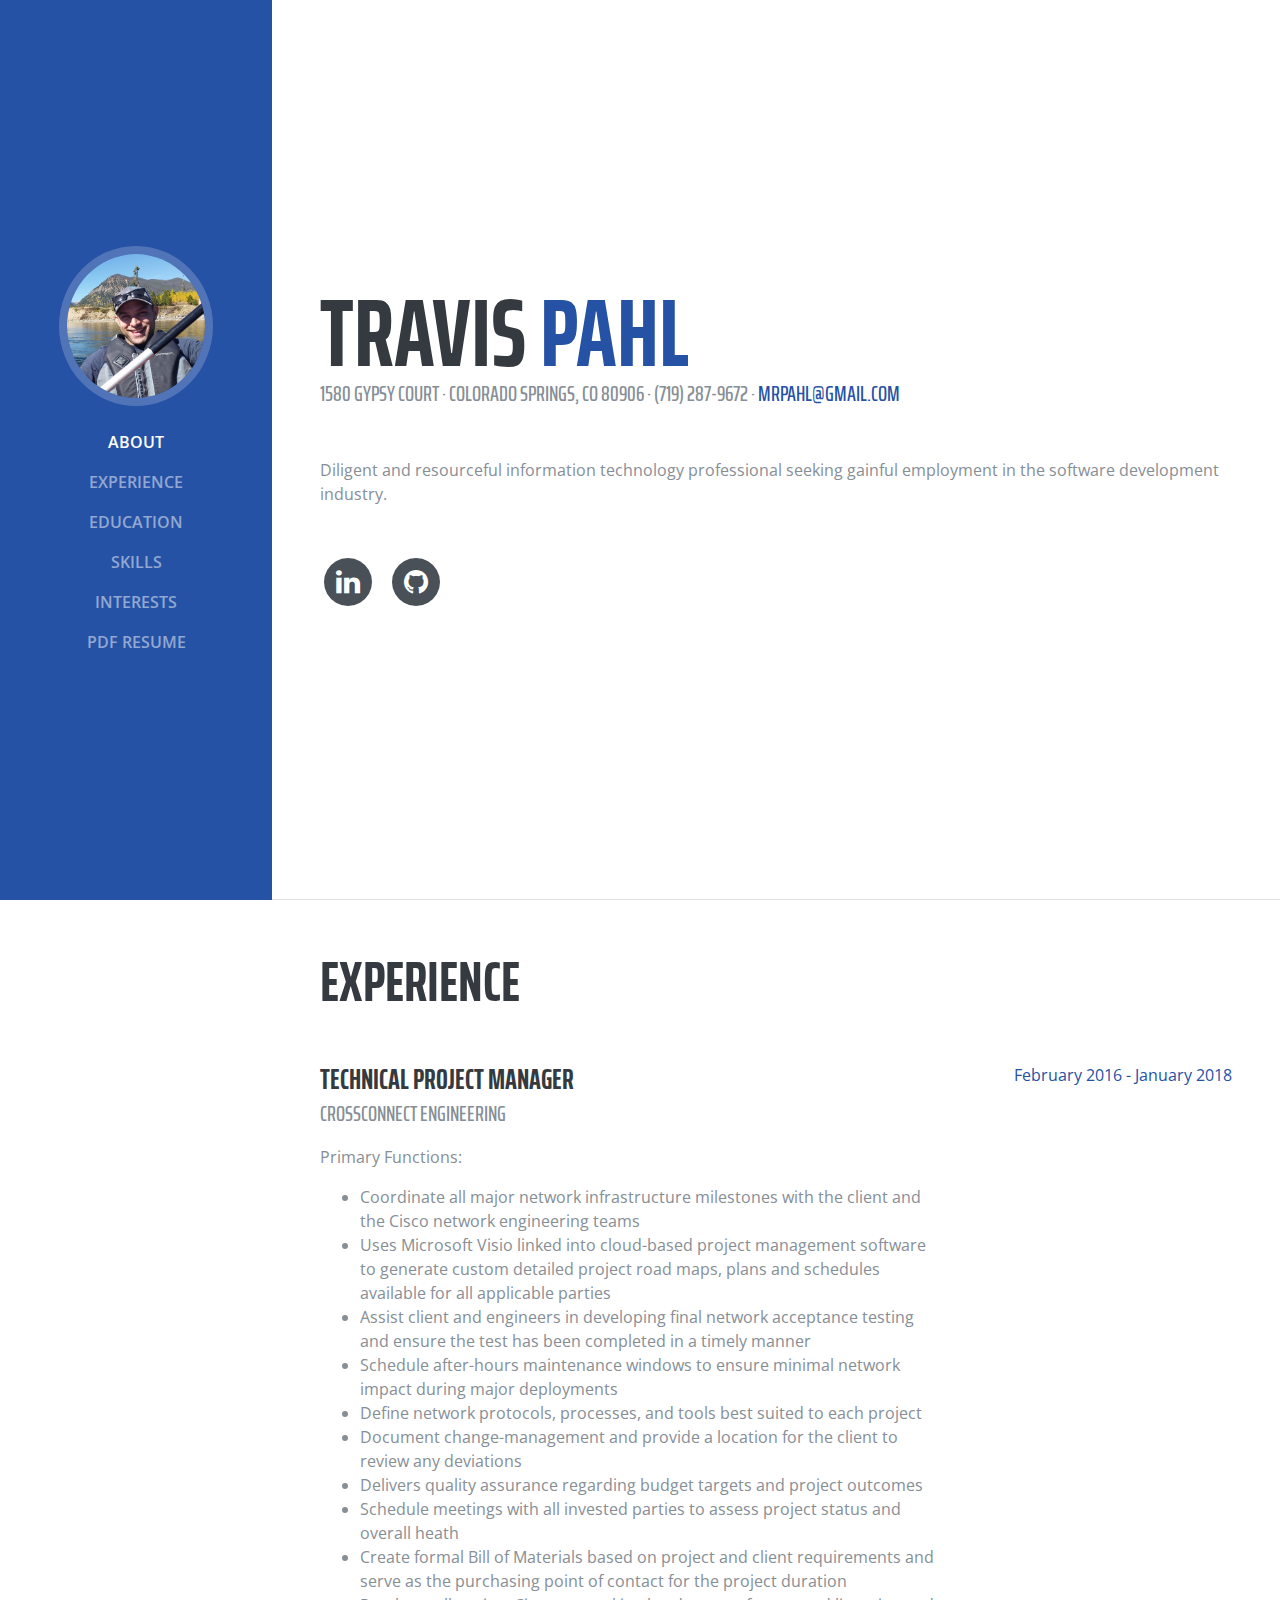
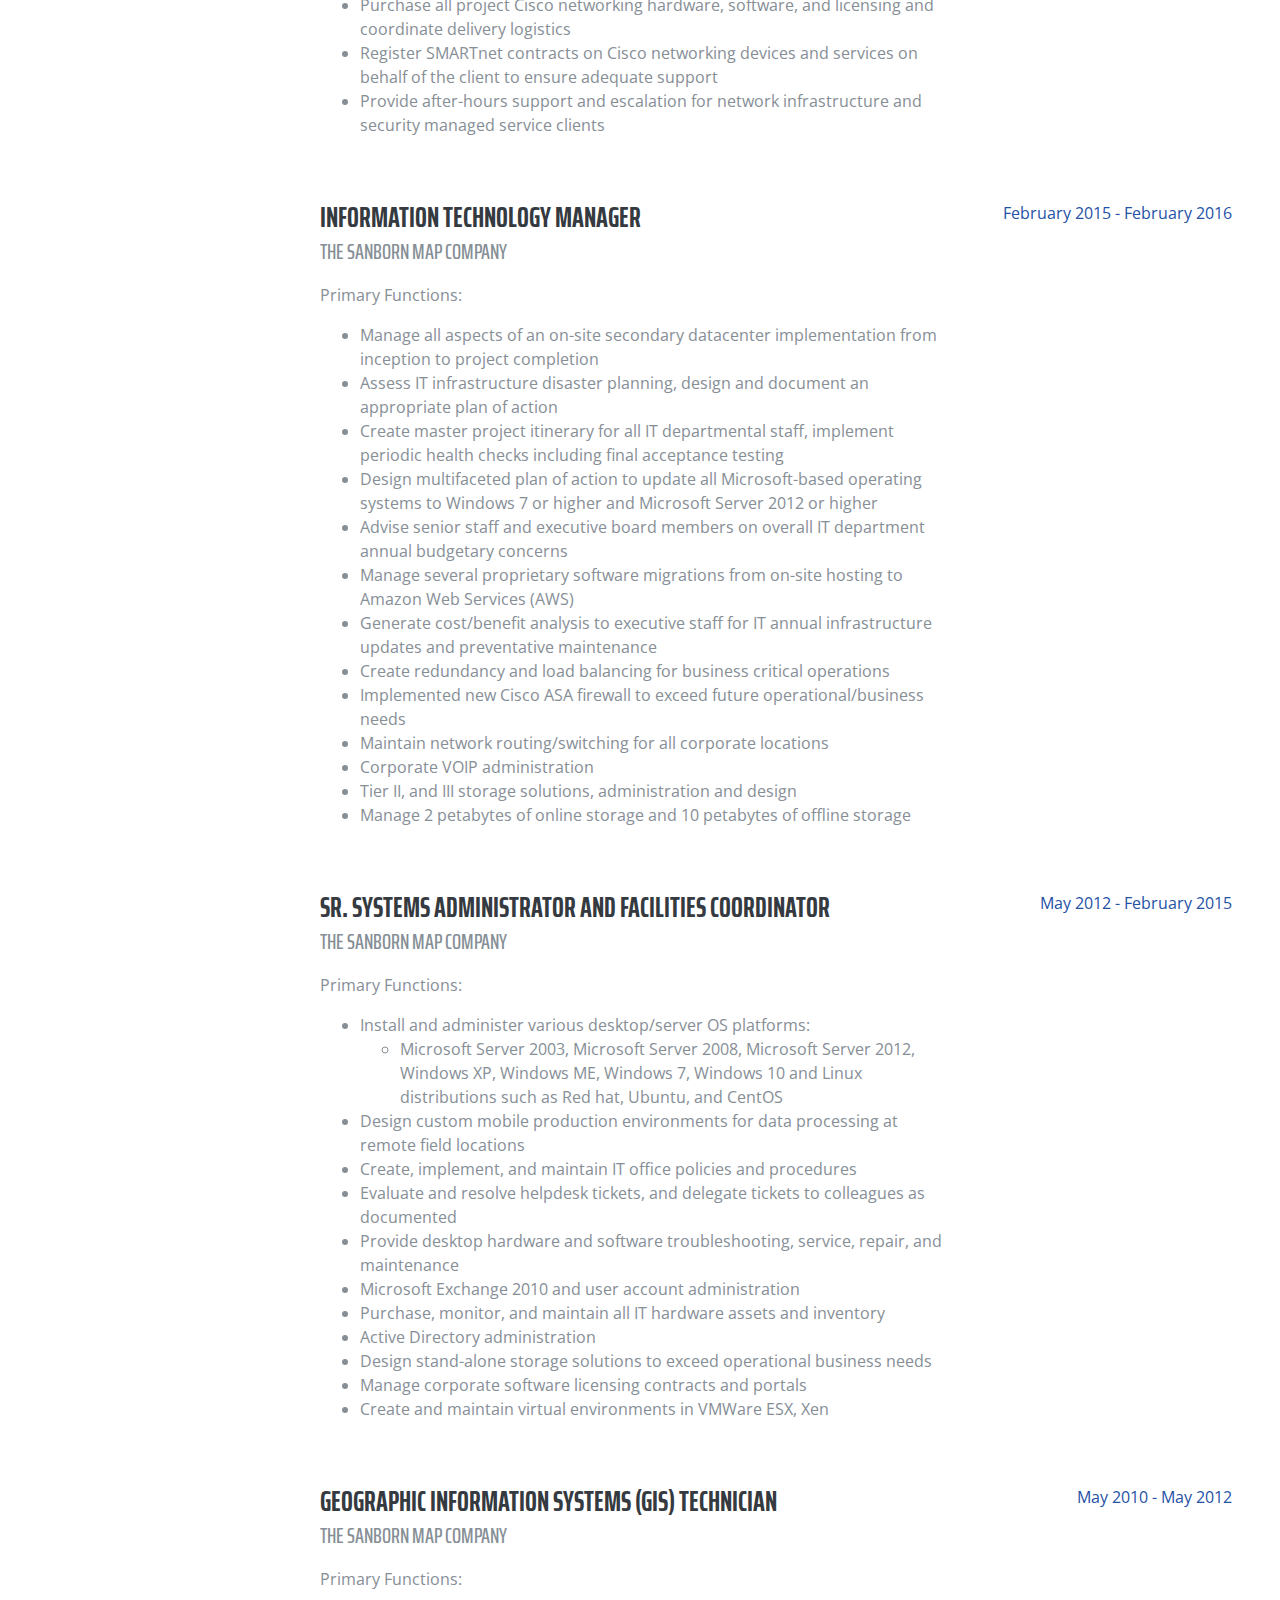
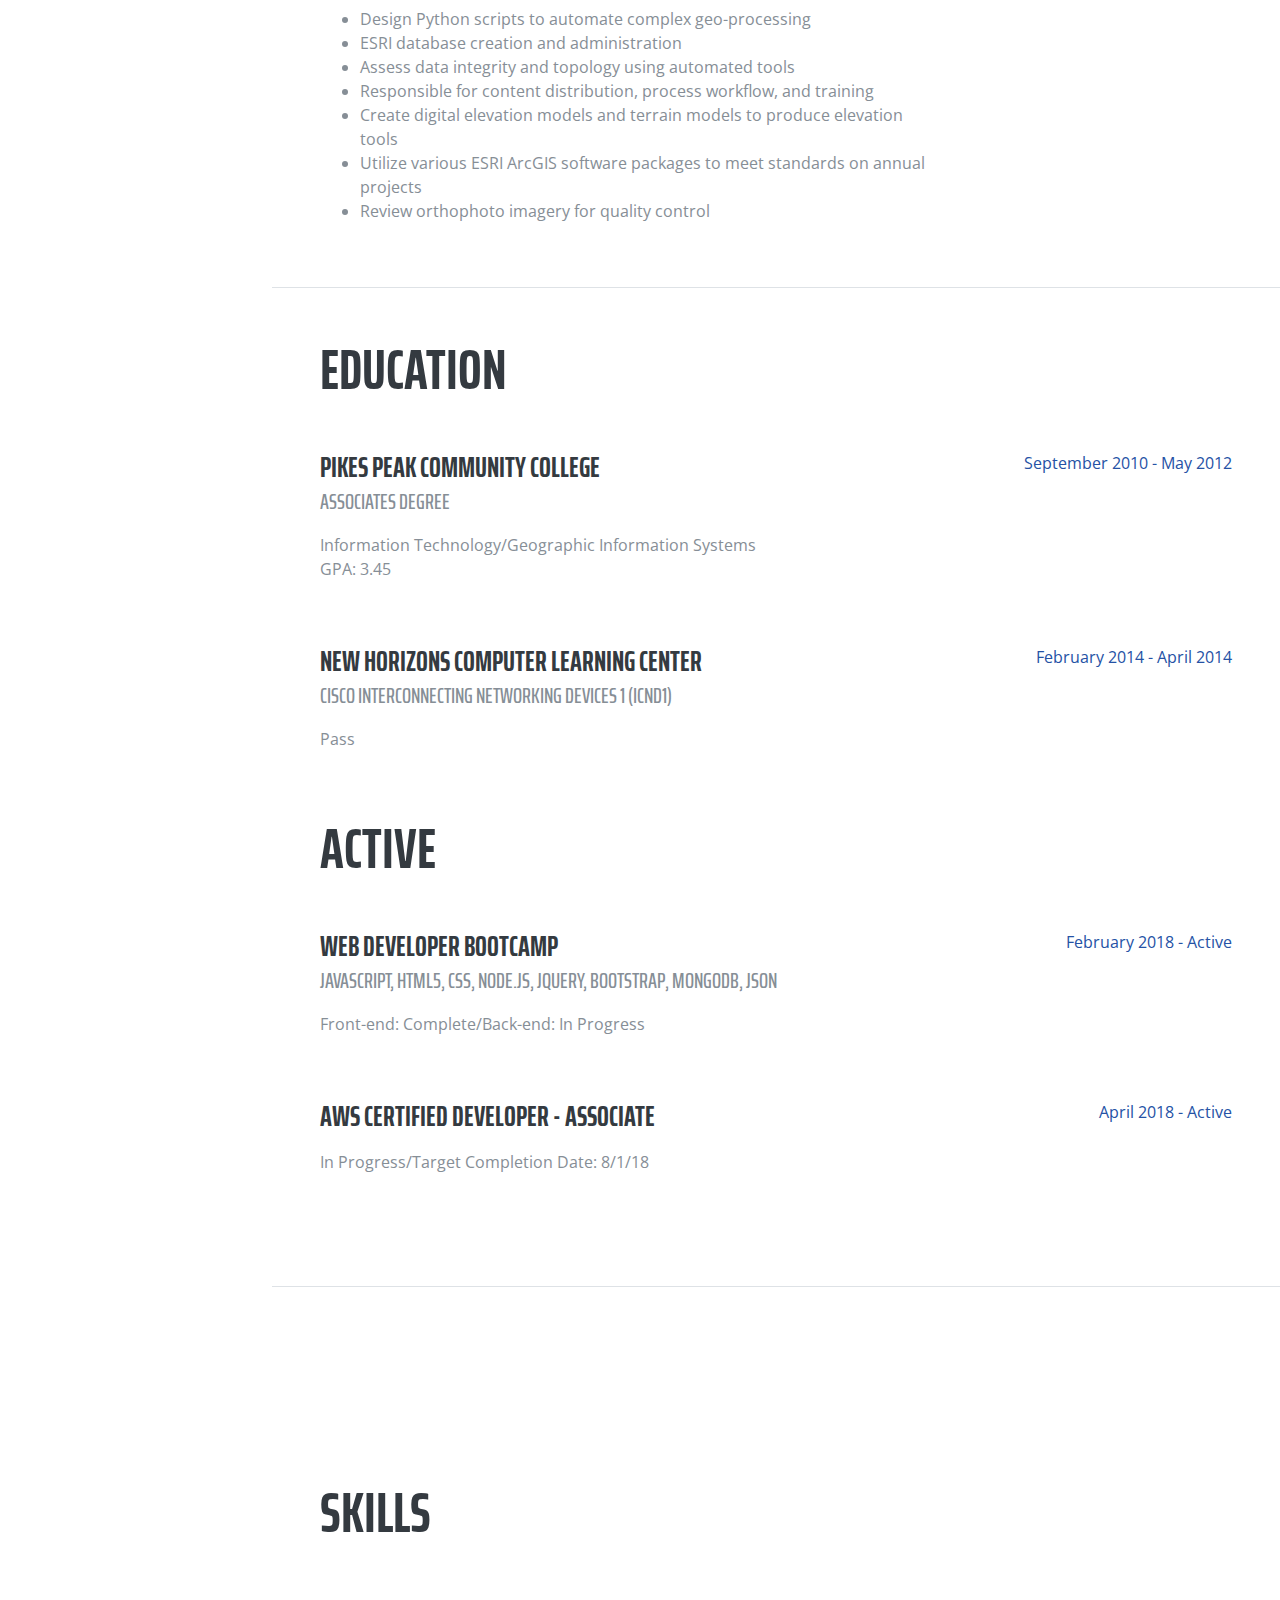
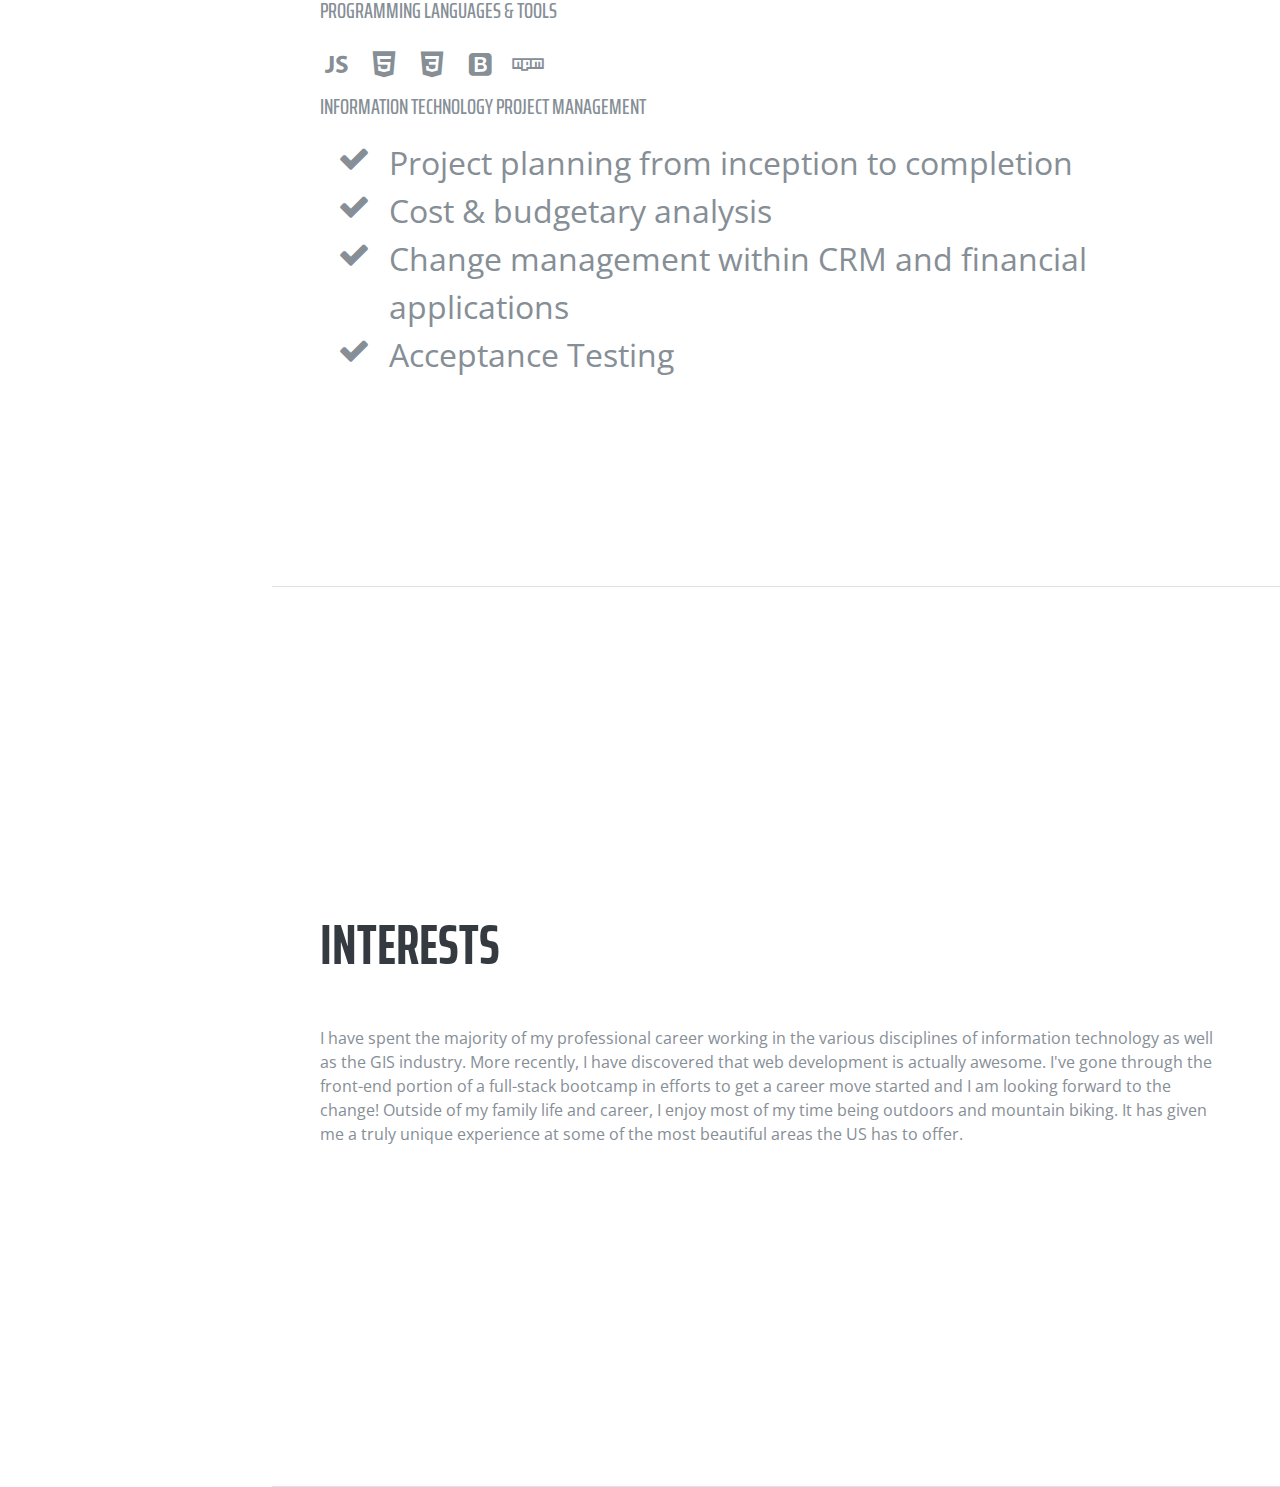
<file: index.html>
<!DOCTYPE html>
<html lang="en">

  <head>

    <meta charset="utf-8">
    <meta name="viewport" content="width=device-width, initial-scale=1, shrink-to-fit=no">
    <meta name="description" content="">
    <meta name="author" content="">
    <link rel="shortcut icon" type="image/png" href="./img/bike.png">

    <title>Professional Resume</title>

    <!-- Bootstrap core CSS -->
    <link href="vendor/bootstrap/css/bootstrap.min.css" rel="stylesheet">

    <!-- Custom fonts for this template -->
    <link href="https://fonts.googleapis.com/css?family=Saira+Extra+Condensed:100,200,300,400,500,600,700,800,900" rel="stylesheet">
    <link href="https://fonts.googleapis.com/css?family=Open+Sans:300,300i,400,400i,600,600i,700,700i,800,800i" rel="stylesheet">
    <link href="vendor/font-awesome/css/font-awesome.min.css" rel="stylesheet">
    <link href="vendor/devicons/css/devicons.min.css" rel="stylesheet">
    <link href="vendor/simple-line-icons/css/simple-line-icons.css" rel="stylesheet">

    <!-- Custom styles for this template -->
    <link href="css/resume.min.css" rel="stylesheet">

  </head>

  <body id="page-top">

    <nav class="navbar navbar-expand-lg navbar-dark bg-primary fixed-top" id="sideNav">
      <a class="navbar-brand js-scroll-trigger" href="#page-top">
        <span class="d-block d-lg-none">Professional Resume</span>
        <span class="d-none d-lg-block">
          <img class="img-fluid img-profile rounded-circle mx-auto mb-2" src="img/profile.jpg" alt="">
        </span>
      </a>
      <button class="navbar-toggler" type="button" data-toggle="collapse" data-target="#navbarSupportedContent" aria-controls="navbarSupportedContent" aria-expanded="false" aria-label="Toggle navigation">
        <span class="navbar-toggler-icon"></span>
      </button>
      <div class="collapse navbar-collapse" id="navbarSupportedContent">
        <ul class="navbar-nav">
          <li class="nav-item">
            <a class="nav-link js-scroll-trigger" href="#about">About</a>
          </li>
          <li class="nav-item">
            <a class="nav-link js-scroll-trigger" href="#experience">Experience</a>
          </li>
          <li class="nav-item">
            <a class="nav-link js-scroll-trigger" href="#education">Education</a>
          </li>
          <li class="nav-item">
            <a class="nav-link js-scroll-trigger" href="#skills">Skills</a>
          </li>
          <li class="nav-item">
            <a class="nav-link js-scroll-trigger" href="#interests">Interests</a>
          </li>
          <li class="nav-item">
            <a class="nav-link" href="./Resume/TravisPahl_SkillsResume.pdf">PDF Resume</a>
          </li>
        </ul>
      </div>
    </nav>

    <div class="container-fluid p-0">

      <section class="resume-section p-3 p-lg-5 d-flex d-column" id="about">
        <div class="my-auto">
          <h1 class="mb-0">Travis
            <span class="text-primary">Pahl</span>
          </h1>
          <div class="subheading mb-5">1580 Gypsy Court · Colorado Springs, CO 80906 · (719) 287-9672 ·
            <a href="mailto:mrpahl@gmail.com">mrpahl@gmail.com</a>
          </div>
          <p class="mb-5">Diligent and resourceful information technology professional seeking gainful employment in the software development industry.</p>
          <ul class="list-inline list-social-icons mb-0">
            <!-- <li class="list-inline-item"> -->
              <!-- <a href="#"> -->
                <!-- <span class="fa-stack fa-lg">
                  <i class="fa fa-circle fa-stack-2x"></i>
                  <i class="fa fa-facebook fa-stack-1x fa-inverse"></i> -->
                <!-- </span>
              </a>
            </li>
            <li class="list-inline-item">
              <a href="#"> -->
                <!-- <span class="fa-stack fa-lg">
                  <i class="fa fa-circle fa-stack-2x"></i>
                  <i class="fa fa-twitter fa-stack-1x fa-inverse"></i> -->
                <!-- </span>
              </a>
            </li> -->
            <li class="list-inline-item">
              <a href="Http://www.linkedin.com/in/travis-pahl">
                <span class="fa-stack fa-lg">
                  <i class="fa fa-circle fa-stack-2x"></i>
                  <i class="fa fa-linkedin fa-stack-1x fa-inverse"></i>
                </span>
              </a>
            </li>
            <li class="list-inline-item">
              <a href="https://github.com/tpahl">
                <span class="fa-stack fa-lg">
                  <i class="fa fa-circle fa-stack-2x"></i>
                  <i class="fa fa-github fa-stack-1x fa-inverse"></i>
                </span>
              </a>
            </li>
          </ul>
        </div>
      </section>

      <section class="resume-section p-3 p-lg-5 d-flex flex-column" id="experience">
        <div class="my-auto">
          <h2 class="mb-5">Experience</h2>

          <div class="resume-item d-flex flex-column flex-md-row mb-5">
            <div class="resume-content mr-auto">
              <h3 class="mb-0">Technical Project Manager</h3>
              <div class="subheading mb-3">Crossconnect Engineering</div>
              <p>Primary Functions:</p>
              <ul>
                <li>Coordinate all major network infrastructure milestones with the client and the Cisco network engineering teams</li>
                <li>Uses Microsoft Visio linked into cloud-based project management software to generate custom detailed project road maps, plans and schedules available for all applicable parties</li>
                <li>Assist client and engineers in developing final network acceptance testing and ensure the test has been completed in a timely manner</li>
                <li>Schedule after-hours maintenance windows to ensure minimal network impact during major deployments</li>
                <li>Define network protocols, processes, and tools best suited to each project </li>
                <li>Document change-management and provide a location for the client to review any deviations</li>
                <li>Delivers quality assurance regarding budget targets and project outcomes</li>
                <li>Schedule meetings with all invested parties to assess project status and overall heath</li>
                <li>Create formal Bill of Materials based on project and client requirements and serve as the purchasing point of contact for the project duration</li>                  
                <li>Purchase all project Cisco networking hardware, software, and licensing and coordinate delivery logistics</li>
                <li>Register SMARTnet contracts on Cisco networking devices and services on behalf of the client to ensure adequate support</li>
                <li>Provide after-hours support and escalation for network infrastructure and security managed service clients </li>
              </ul>
            </div>
            <div class="resume-date text-md-right">
              <span class="text-primary">February 2016 - January 2018</span>
            </div>
          </div>

          <div class="resume-item d-flex flex-column flex-md-row mb-5">
            <div class="resume-content mr-auto">
              <h3 class="mb-0">Information Technology Manager</h3>
              <div class="subheading mb-3">The Sanborn Map Company</div>
              <p>Primary Functions:</p>
              <ul>
                <li>Manage all aspects of an on-site secondary datacenter implementation from inception to project completion</li>
                <li>Assess IT infrastructure disaster planning, design and document an appropriate plan of action</li>
                <li>Create master project itinerary for all IT departmental staff, implement periodic health checks including final acceptance testing</li>
                <li>Design multifaceted plan of action to update all Microsoft-based operating systems to Windows 7 or higher and Microsoft Server 2012 or higher</li>
                <li>Advise senior staff and executive board members on overall IT department annual budgetary concerns</li>
                <li>Manage several proprietary software migrations from on-site hosting to Amazon Web Services (AWS)</li>
                <li>Generate cost/benefit analysis to executive staff for IT annual infrastructure updates and preventative maintenance</li>
                <li>Create redundancy and load balancing for business critical operations</li>
                <li>Implemented new Cisco ASA firewall to exceed future operational/business needs</li>
                <li>Maintain network routing/switching for all corporate locations</li>
                <li>Corporate VOIP administration</li>
                <li>Tier II, and III storage solutions, administration and design </li>
                <li>Manage 2 petabytes of online storage and 10 petabytes of offline storage</li>
              </ul>
            </div>
            <div class="resume-date text-md-right">
              <span class="text-primary">February 2015 - February 2016</span>
            </div>
          </div>

          <div class="resume-item d-flex flex-column flex-md-row mb-5">
            <div class="resume-content mr-auto">
              <h3 class="mb-0">Sr. Systems Administrator and Facilities Coordinator</h3>
              <div class="subheading mb-3">The Sanborn Map Company</div>
              <p>Primary Functions:</p>
              <ul>
                <li>Install and administer various desktop/server OS platforms:</li>
                  <ul>
                    <li>Microsoft Server 2003, Microsoft Server 2008, Microsoft Server 2012, Windows XP, Windows ME, Windows 7, Windows 10 and Linux distributions such as Red hat, Ubuntu, and CentOS</li>
                  </ul>
                <li>Design custom mobile production environments for data processing at remote field locations</li>
                <li>Create, implement, and maintain IT office policies and procedures</li>
                <li>Evaluate and resolve helpdesk tickets, and delegate tickets to colleagues as documented</li>
                <li>Provide desktop hardware and software troubleshooting, service, repair, and maintenance</li>
                <li>Microsoft Exchange 2010 and user account administration</li>
                <li>Purchase, monitor, and maintain all IT hardware assets and inventory</li>
                <li>Active Directory administration</li>
                <li>Design stand-alone storage solutions to exceed operational business needs</li>
                <li>Manage corporate software licensing contracts and portals</li>
                <li>Create and maintain virtual environments in VMWare ESX, Xen</li>
              </ul>
            </div>
            <div class="resume-date text-md-right">
              <span class="text-primary">May 2012 - February 2015</span>
            </div>
          </div>

          <div class="resume-item d-flex flex-column flex-md-row">
            <div class="resume-content mr-auto">
              <h3 class="mb-0">Geographic Information Systems (GIS) Technician</h3>
              <div class="subheading mb-3">The Sanborn Map Company</div>
              <p>Primary Functions:</p>
              <ul>
                <li>Design Python scripts to automate complex geo-processing</li>
                <li>ESRI database creation and administration</li>
                <li>Assess data integrity and topology using automated tools</li>
                <li>Responsible for content distribution, process workflow, and training</li>
                <li>Create digital elevation models and terrain models to produce elevation tools</li>
                <li>Utilize various ESRI ArcGIS software packages to meet standards on annual projects</li>
                <li>Review orthophoto imagery for quality control</li>
              </ul>
            </div>
            <div class="resume-date text-md-right">
              <span class="text-primary">May 2010 - May 2012</span>
            </div>
          </div>

        </div>

      </section>

      <section class="resume-section p-3 p-lg-5 d-flex flex-column" id="education">
        <div class="my-auto">
          <h2 class="mb-5">Education</h2>

          <div class="resume-item d-flex flex-column flex-md-row mb-5">
            <div class="resume-content mr-auto">
              <h3 class="mb-0">Pikes Peak Community College</h3>
              <div class="subheading mb-3">Associates Degree</div>
              <div>Information Technology/Geographic Information Systems</div>
              <p>GPA: 3.45</p>
            </div>
            <div class="resume-date text-md-right">
              <span class="text-primary">September 2010 - May 2012</span>
            </div>
          </div>

          <div class="resume-item d-flex flex-column flex-md-row mb-5">
            <div class="resume-content mr-auto">
              <h3 class="mb-0">New Horizons Computer Learning Center</h3>
              <div class="subheading mb-3">Cisco Interconnecting Networking Devices 1 (ICND1)</div>
              <p>Pass</p>
            </div>
            <div class="resume-date text-md-right">
              <span class="text-primary">February 2014 - April 2014</span>
            </div>
          </div>

        <div class="my-auto">
           <h2 class="mb-5">Active</h2>
  
          <div class="resume-item d-flex flex-column flex-md-row mb-5">
            <div class="resume-content mr-auto">
              <h3 class="mb-0">Web Developer Bootcamp</h3>
              <div class="subheading mb-3">JavaScript, HTML5, CSS, Node.JS, JQuery, Bootstrap, MongoDB, JSON</div>
              <p>Front-end: Complete/Back-end: In Progress</p>
            </div>
            <div class="resume-date text-md-right">
              <span class="text-primary">February 2018 - Active</span>
            </div>
          </div>

          <div class="resume-item d-flex flex-column flex-md-row mb-5">
            <div class="resume-content mr-auto">
              <h3 class="mb-0">AWS Certified Developer - Associate</h3>
              <div class="subheading mb-3"></div>
              <p>In Progress/Target Completion Date: 8/1/18</p>
            </div>
            <div class="resume-date text-md-right">
              <span class="text-primary">April 2018 - Active</span>
            </div>
          </div>

        </div>
      </section>

      <section class="resume-section p-3 p-lg-5 d-flex flex-column" id="skills">
        <div class="my-auto">
          <h2 class="mb-5">Skills</h2>

          <div class="subheading mb-3">Programming Languages &amp; Tools</div>
          <ul class="list-inline list-icons">
            <li class="list-inline-item">
              <i class="devicons devicons-javascript"></i>
            </li>
            <li class="list-inline-item">
              <i class="devicons devicons-html5"></i>
            </li>
            <li class="list-inline-item">
              <i class="devicons devicons-css3"></i>
            </li>
            <li class="list-inline-item">
              <i class="devicons devicons-bootstrap"></i>
            </li>
            <!-- <li class="list-inline-item">
              <i class="devicons devicons-jquery"></i>
            </li>
            <li class="list-inline-item">
              <i class="devicons devicons-sass"></i>
            </li>
            <li class="list-inline-item">
              <i class="devicons devicons-less"></i> -->
            <!-- <li class="list-inline-item">
              <i class="devicons devicons-wordpress"></i>
            </li>
            <li class="list-inline-item">
              <i class="devicons devicons-grunt"></i>
            </li>
            <li class="list-inline-item">
              <i class="devicons devicons-gulp"></i> -->
            </li>
            <li class="list-inline-item">
              <i class="devicons devicons-npm"></i>
            </li>
          <!-- </ul> -->

          <div class="subheading mb-3">Information Technology Project Management</div>
          <ul class="fa-ul mb-0">
            <li>
              <i class="fa-li fa fa-check"></i>
              </li>
              Project planning from inception to completion
            <li>
              <i class="fa-li fa fa-check"></i>
              Cost &amp; budgetary analysis</li>
            <li>
              <i class="fa-li fa fa-check"></i>
              Change management within CRM and financial applications</li>
            <li>
              <i class="fa-li fa fa-check"></i>
              Acceptance Testing</li>
          </ul>
        </div>
      </section>

      <section class="resume-section p-3 p-lg-5 d-flex flex-column" id="interests">
        <div class="my-auto">
          <h2 class="mb-5">Interests</h2>
          <p>I have spent the majority of my professional career working in the various disciplines of information technology as well as the GIS industry. More recently, I have discovered that web development is actually awesome. I've gone through the front-end portion of a full-stack bootcamp in efforts to get a career move started and I am looking forward to the change!  Outside of my family life and career, I enjoy most of my time being outdoors and mountain biking. It has given me a truly unique experience at some of the most beautiful areas the US has to offer.</p>
          <!-- <p class="mb-0"></p> -->
        </div>
      </section>

      <!-- <section class="resume-section p-3 p-lg-5 d-flex flex-column" id="awards">
        <div class="my-auto">
          <h2 class="mb-5">Awards &amp; Certifications</h2>
          <ul class="fa-ul mb-0">
            <li>
              <i class="fa-li fa fa-trophy text-warning"></i>
              Google Analytics Certified Developer</li>
            <li>
              <i class="fa-li fa fa-trophy text-warning"></i>
              Mobile Web Specialist - Google Certification</li>
            <li>
              <i class="fa-li fa fa-trophy text-warning"></i>
              1<sup>st</sup>
              Place - University of Colorado Boulder - Emerging Tech Competition 2009</li>
            <li>
              <i class="fa-li fa fa-trophy text-warning"></i>
              1<sup>st</sup>
              Place - University of Colorado Boulder - Adobe Creative Jam 2008 (UI Design Category)</li>
            <li>
              <i class="fa-li fa fa-trophy text-warning"></i>
              2<sup>nd</sup>
              Place - University of Colorado Boulder - Emerging Tech Competition 2008</li>
            <li>
            <li>
              <i class="fa-li fa fa-trophy text-warning"></i>
              1<sup>st</sup>
              Place - James Buchanan High School - Hackathon 2006</li>
            <li>
              <i class="fa-li fa fa-trophy text-warning"></i>
              3<sup>rd</sup>
              Place - James Buchanan High School - Hackathon 2005</li>
          </ul>
        </div>
      </section> -->

    </div>

    <!-- Bootstrap core JavaScript -->
    <script src="vendor/jquery/jquery.min.js"></script>
    <script src="vendor/bootstrap/js/bootstrap.bundle.min.js"></script>

    <!-- Plugin JavaScript -->
    <script src="vendor/jquery-easing/jquery.easing.min.js"></script>

    <!-- Custom scripts for this template -->
    <script src="js/resume.min.js"></script>

  </body>

</html>
</file>
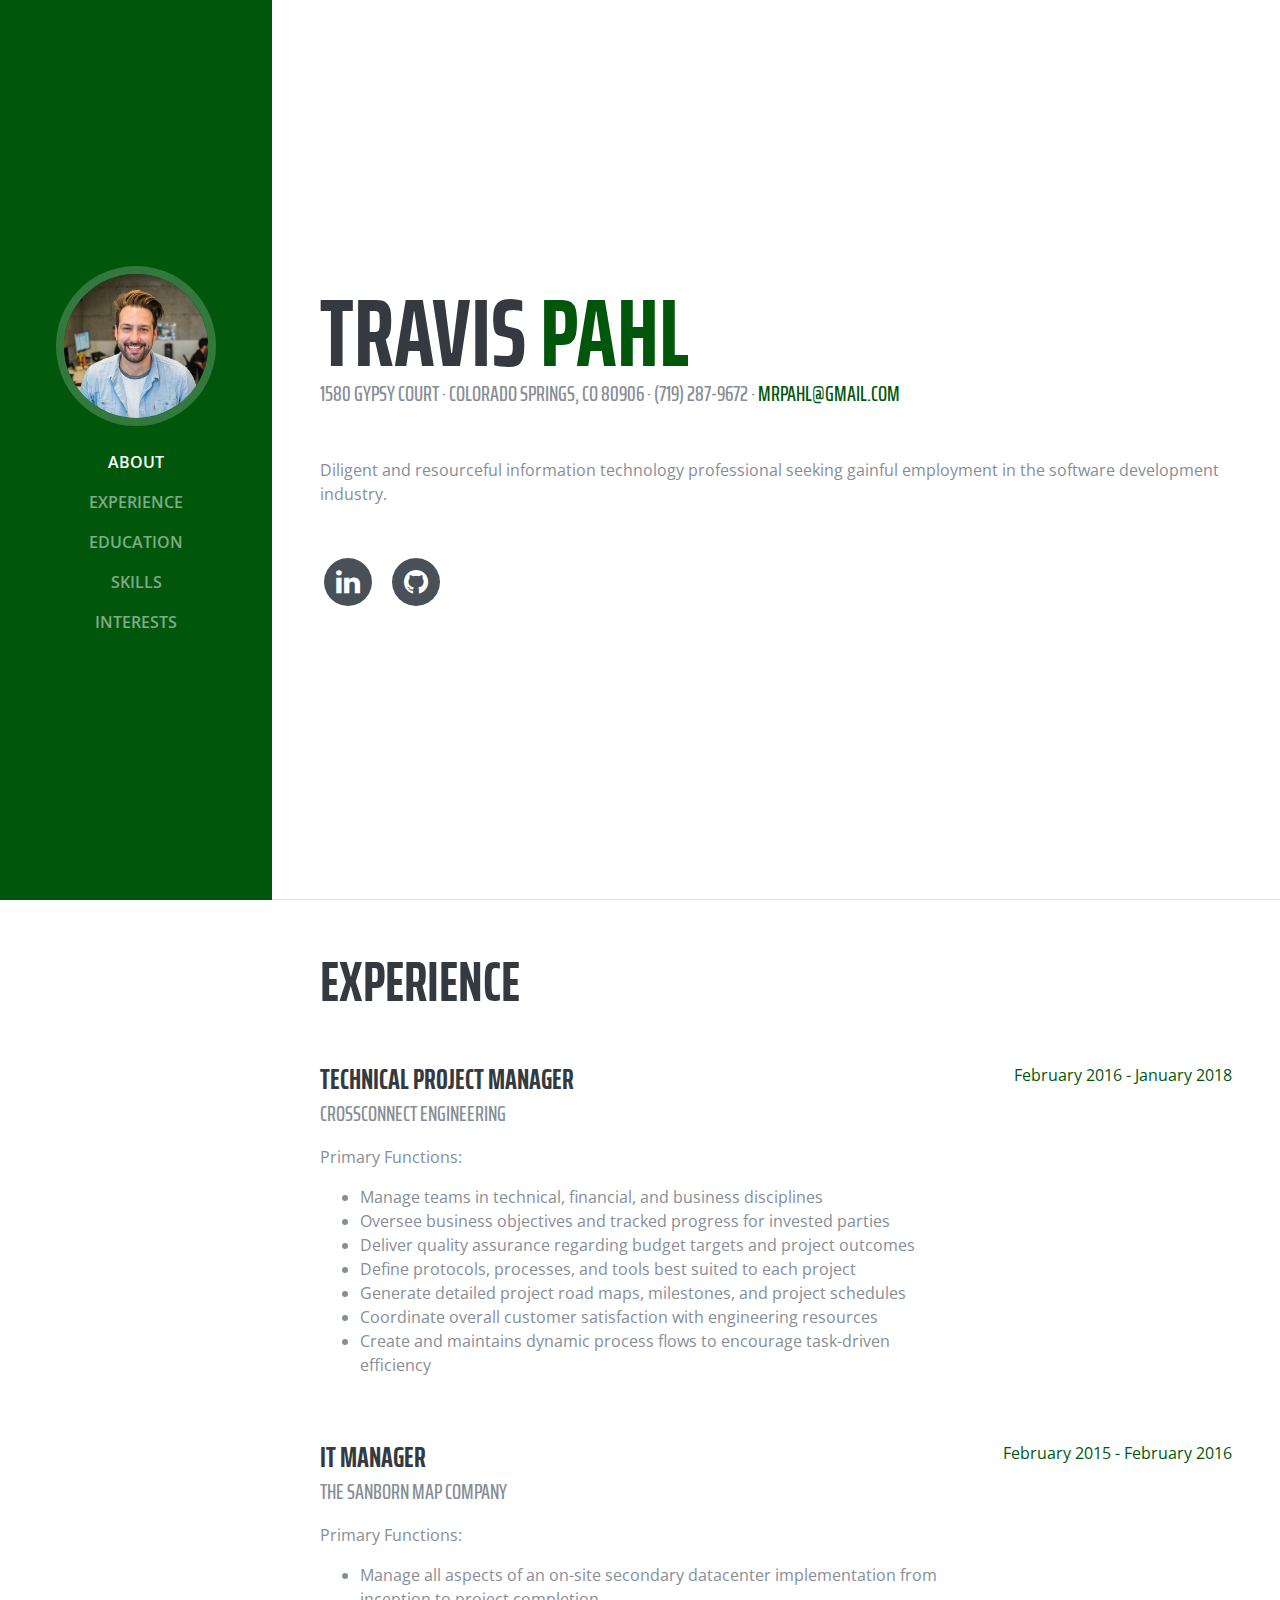
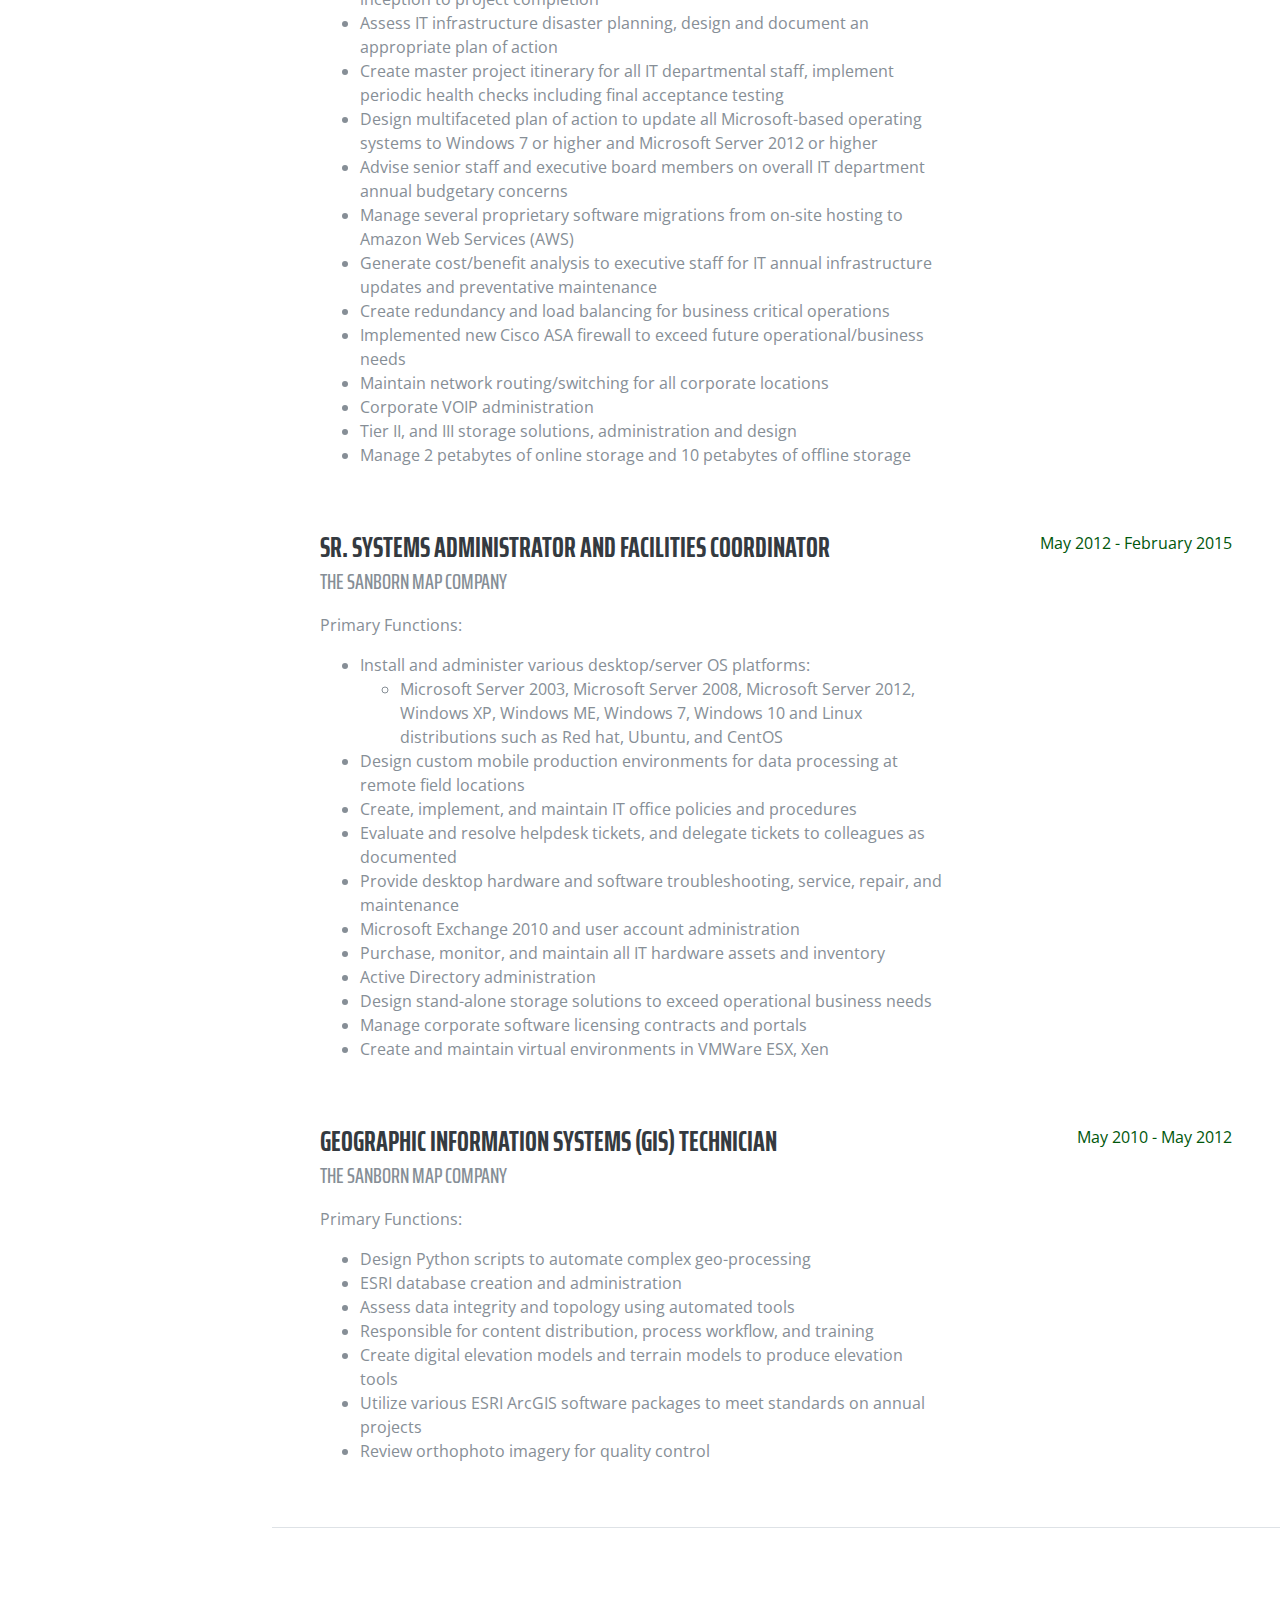
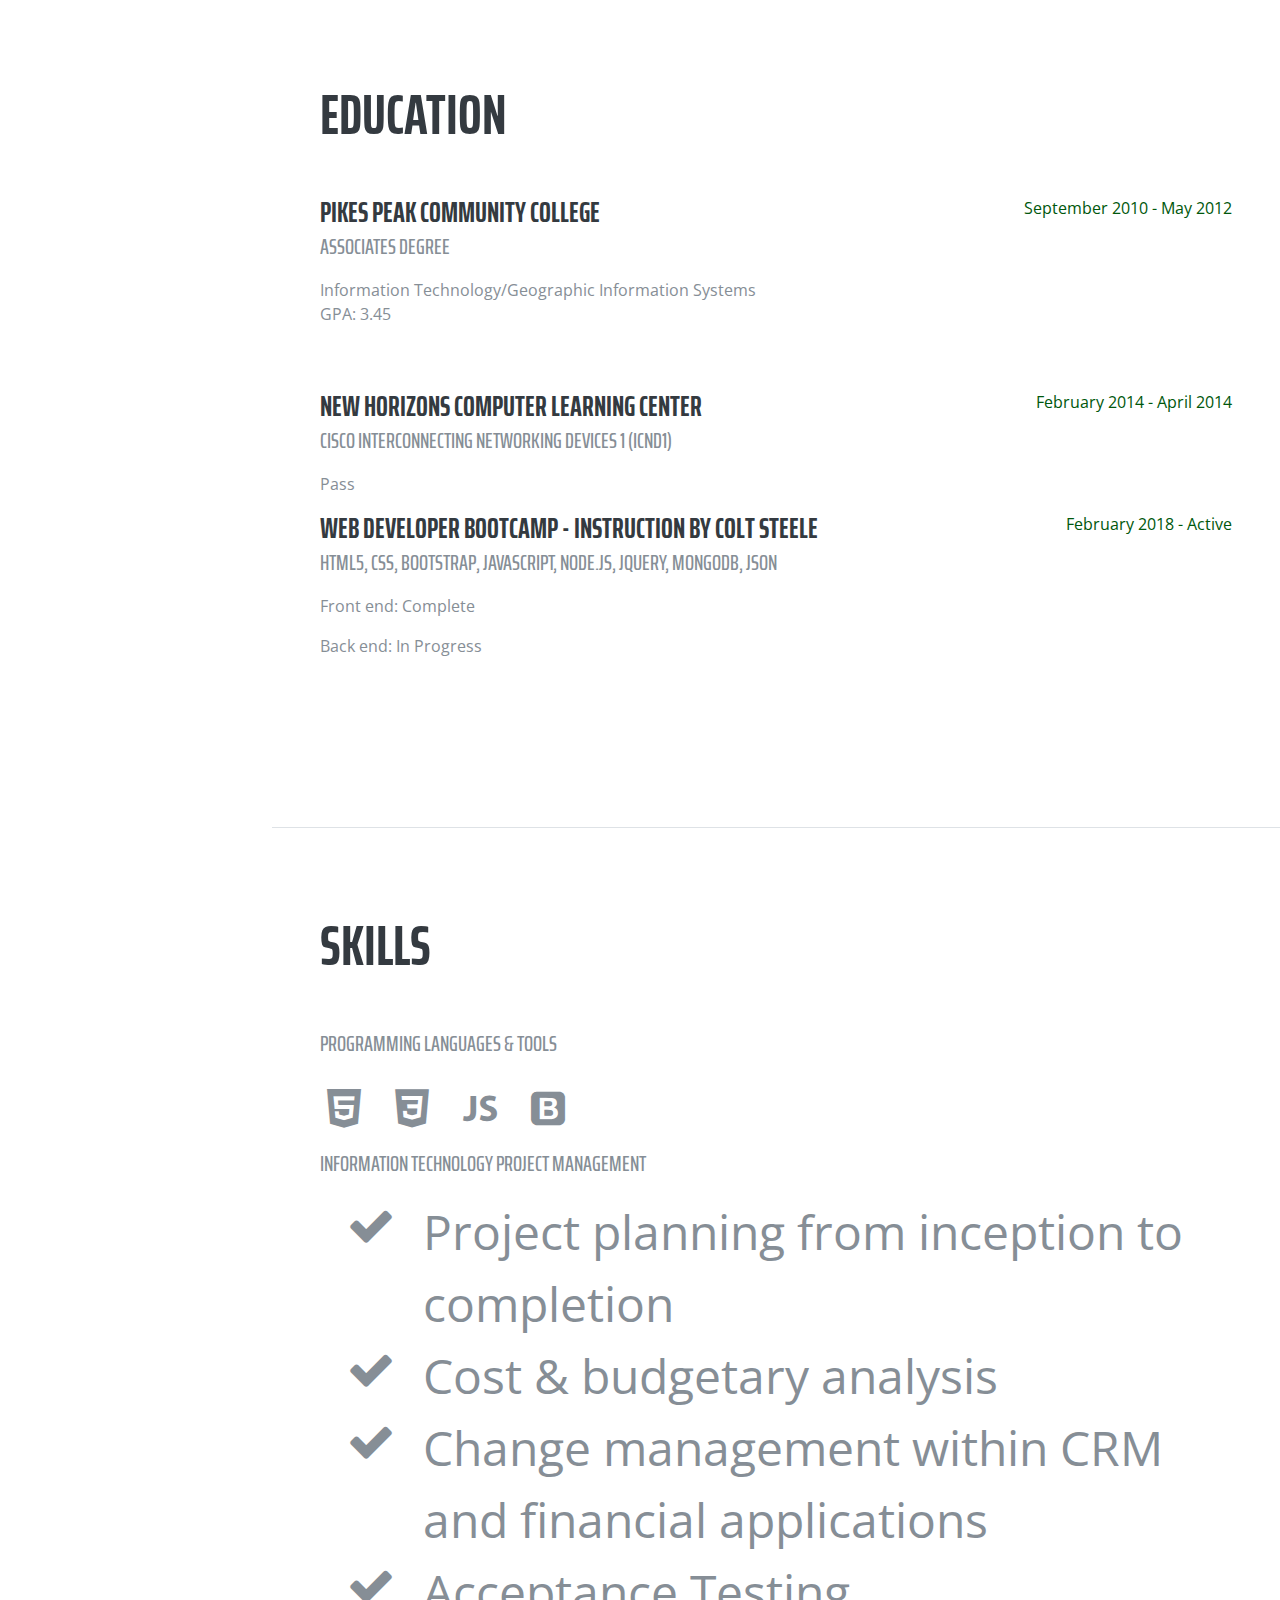
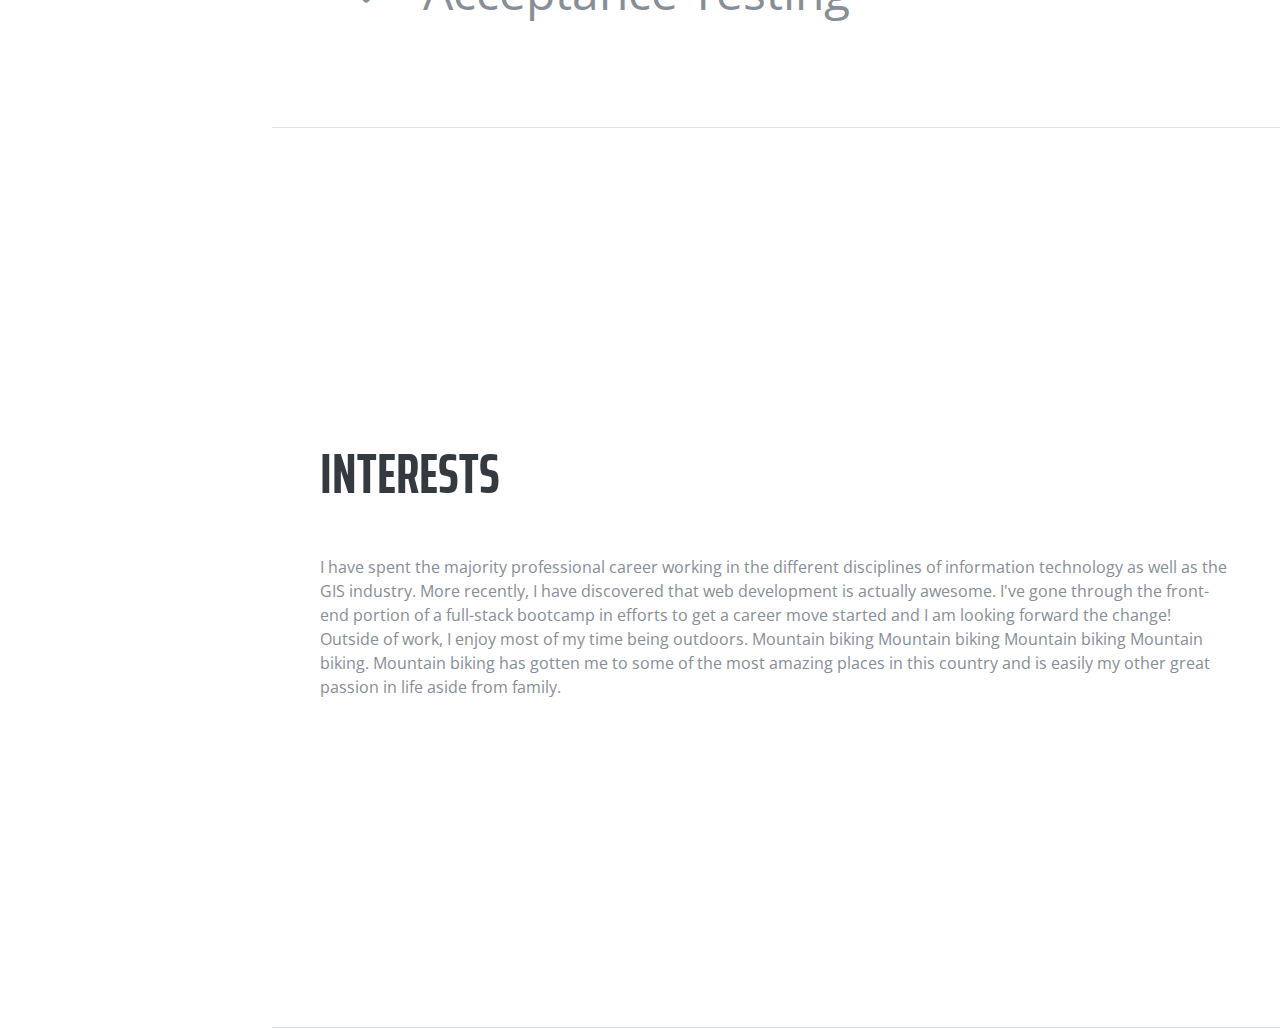
<file: startbootstrap-resume-gh-pages/index.html>
<!DOCTYPE html>
<html lang="en">

  <head>

    <meta charset="utf-8">
    <meta name="viewport" content="width=device-width, initial-scale=1, shrink-to-fit=no">
    <meta name="description" content="">
    <meta name="author" content="">

    <title>Professional Resume</title>

    <!-- Bootstrap core CSS -->
    <link href="vendor/bootstrap/css/bootstrap.min.css" rel="stylesheet">

    <!-- Custom fonts for this template -->
    <link href="https://fonts.googleapis.com/css?family=Saira+Extra+Condensed:100,200,300,400,500,600,700,800,900" rel="stylesheet">
    <link href="https://fonts.googleapis.com/css?family=Open+Sans:300,300i,400,400i,600,600i,700,700i,800,800i" rel="stylesheet">
    <link href="vendor/font-awesome/css/font-awesome.min.css" rel="stylesheet">
    <link href="vendor/devicons/css/devicons.min.css" rel="stylesheet">
    <link href="vendor/simple-line-icons/css/simple-line-icons.css" rel="stylesheet">

    <!-- Custom styles for this template -->
    <link href="css/resume.min.css" rel="stylesheet">

  </head>

  <body id="page-top">

    <nav class="navbar navbar-expand-lg navbar-dark bg-primary fixed-top" id="sideNav">
      <a class="navbar-brand js-scroll-trigger" href="#page-top">
        <span class="d-block d-lg-none">Hi!</span>
        <span class="d-none d-lg-block">
          <img class="img-fluid img-profile rounded-circle mx-auto mb-2" src="img/profile.jpg" alt="">
        </span>
      </a>
      <button class="navbar-toggler" type="button" data-toggle="collapse" data-target="#navbarSupportedContent" aria-controls="navbarSupportedContent" aria-expanded="false" aria-label="Toggle navigation">
        <span class="navbar-toggler-icon"></span>
      </button>
      <div class="collapse navbar-collapse" id="navbarSupportedContent">
        <ul class="navbar-nav">
          <li class="nav-item">
            <a class="nav-link js-scroll-trigger" href="#about">About</a>
          </li>
          <li class="nav-item">
            <a class="nav-link js-scroll-trigger" href="#experience">Experience</a>
          </li>
          <li class="nav-item">
            <a class="nav-link js-scroll-trigger" href="#education">Education</a>
          </li>
          <li class="nav-item">
            <a class="nav-link js-scroll-trigger" href="#skills">Skills</a>
          </li>
          <li class="nav-item">
            <a class="nav-link js-scroll-trigger" href="#interests">Interests</a>
          <!-- </li>
          <li class="nav-item">
            <a class="nav-link js-scroll-trigger" href="#awards">Awards</a>
          </li> -->
        </ul>
      </div>
    </nav>

    <div class="container-fluid p-0">

      <section class="resume-section p-3 p-lg-5 d-flex d-column" id="about">
        <div class="my-auto">
          <h1 class="mb-0">Travis
            <span class="text-primary">Pahl</span>
          </h1>
          <div class="subheading mb-5">1580 Gypsy Court · Colorado Springs, CO 80906 · (719) 287-9672 ·
            <a href="mailto:name@email.com">mrpahl@gmail.com</a>
          </div>
          <p class="mb-5">Diligent and resourceful information technology professional seeking gainful employment in the software development industry.</p>
          <ul class="list-inline list-social-icons mb-0">
            <!-- <li class="list-inline-item"> -->
              <!-- <a href="#"> -->
                <!-- <span class="fa-stack fa-lg">
                  <i class="fa fa-circle fa-stack-2x"></i>
                  <i class="fa fa-facebook fa-stack-1x fa-inverse"></i> -->
                <!-- </span>
              </a>
            </li>
            <li class="list-inline-item">
              <a href="#"> -->
                <!-- <span class="fa-stack fa-lg">
                  <i class="fa fa-circle fa-stack-2x"></i>
                  <i class="fa fa-twitter fa-stack-1x fa-inverse"></i> -->
                <!-- </span>
              </a>
            </li> -->
            <li class="list-inline-item">
              <a href="Http://www.linkedin.com/in/travis-pahl">
                <span class="fa-stack fa-lg">
                  <i class="fa fa-circle fa-stack-2x"></i>
                  <i class="fa fa-linkedin fa-stack-1x fa-inverse"></i>
                </span>
              </a>
            </li>
            <li class="list-inline-item">
              <a href="https://github.com/tpahl">
                <span class="fa-stack fa-lg">
                  <i class="fa fa-circle fa-stack-2x"></i>
                  <i class="fa fa-github fa-stack-1x fa-inverse"></i>
                </span>
              </a>
            </li>
          </ul>
        </div>
      </section>

      <section class="resume-section p-3 p-lg-5 d-flex flex-column" id="experience">
        <div class="my-auto">
          <h2 class="mb-5">Experience</h2>

          <div class="resume-item d-flex flex-column flex-md-row mb-5">
            <div class="resume-content mr-auto">
              <h3 class="mb-0">Technical Project Manager</h3>
              <div class="subheading mb-3">Crossconnect Engineering</div>
              <p>Primary Functions:</p>
              <ul>
                <li>Manage teams in technical, financial, and business disciplines</li>
                <li>Oversee business objectives and tracked progress for invested parties</li>
                <li>Deliver quality assurance regarding budget targets and project outcomes</li>
                <li>Define protocols, processes, and tools best suited to each project</li>
                <li>Generate detailed project road maps, milestones, and project schedules</li>
                <li>Coordinate overall customer satisfaction with engineering resources</li>
                <li>Create and maintains dynamic process flows to encourage task-driven efficiency</li>
              </ul>
            </div>
            <div class="resume-date text-md-right">
              <span class="text-primary">February 2016 - January 2018</span>
            </div>
          </div>

          <div class="resume-item d-flex flex-column flex-md-row mb-5">
            <div class="resume-content mr-auto">
              <h3 class="mb-0">IT Manager</h3>
              <div class="subheading mb-3">The Sanborn Map Company</div>
              <p>Primary Functions:</p>
              <ul>
                <li>Manage all aspects of an on-site secondary datacenter implementation from inception to project completion</li>
                <li>Assess IT infrastructure disaster planning, design and document an appropriate plan of action</li>
                <li>Create master project itinerary for all IT departmental staff, implement periodic health checks including final acceptance testing</li>
                <li>Design multifaceted plan of action to update all Microsoft-based operating systems to Windows 7 or higher and Microsoft Server 2012 or higher</li>
                <li>Advise senior staff and executive board members on overall IT department annual budgetary concerns</li>
                <li>Manage several proprietary software migrations from on-site hosting to Amazon Web Services (AWS)</li>
                <li>Generate cost/benefit analysis to executive staff for IT annual infrastructure updates and preventative maintenance</li>
                <li>Create redundancy and load balancing for business critical operations</li>
                <li>Implemented new Cisco ASA firewall to exceed future operational/business needs</li>
                <li>Maintain network routing/switching for all corporate locations</li>
                <li>Corporate VOIP administration</li>
                <li>Tier II, and III storage solutions, administration and design </li>
                <li>Manage 2 petabytes of online storage and 10 petabytes of offline storage</li>
              </ul>
            </div>
            <div class="resume-date text-md-right">
              <span class="text-primary">February 2015 - February 2016</span>
            </div>
          </div>

          <div class="resume-item d-flex flex-column flex-md-row mb-5">
            <div class="resume-content mr-auto">
              <h3 class="mb-0">Sr. Systems Administrator and Facilities Coordinator</h3>
              <div class="subheading mb-3">The Sanborn Map Company</div>
              <p>Primary Functions:</p>
              <ul>
                <li>Install and administer various desktop/server OS platforms:</li>
                  <ul>
                    <li>Microsoft Server 2003, Microsoft Server 2008, Microsoft Server 2012, Windows XP, Windows ME, Windows 7, Windows 10 and Linux distributions such as Red hat, Ubuntu, and CentOS</li>
                  </ul>
                <li>Design custom mobile production environments for data processing at remote field locations</li>
                <li>Create, implement, and maintain IT office policies and procedures</li>
                <li>Evaluate and resolve helpdesk tickets, and delegate tickets to colleagues as documented</li>
                <li>Provide desktop hardware and software troubleshooting, service, repair, and maintenance</li>
                <li>Microsoft Exchange 2010 and user account administration</li>
                <li>Purchase, monitor, and maintain all IT hardware assets and inventory</li>
                <li>Active Directory administration</li>
                <li>Design stand-alone storage solutions to exceed operational business needs</li>
                <li>Manage corporate software licensing contracts and portals</li>
                <li>Create and maintain virtual environments in VMWare ESX, Xen</li>
              </ul>
            </div>
            <div class="resume-date text-md-right">
              <span class="text-primary">May 2012 - February 2015</span>
            </div>
          </div>

          <div class="resume-item d-flex flex-column flex-md-row">
            <div class="resume-content mr-auto">
              <h3 class="mb-0">Geographic Information Systems (GIS) Technician</h3>
              <div class="subheading mb-3">The Sanborn Map Company</div>
              <p>Primary Functions:</p>
              <ul>
                <li>Design Python scripts to automate complex geo-processing</li>
                <li>ESRI database creation and administration</li>
                <li>Assess data integrity and topology using automated tools</li>
                <li>Responsible for content distribution, process workflow, and training</li>
                <li>Create digital elevation models and terrain models to produce elevation tools</li>
                <li>Utilize various ESRI ArcGIS software packages to meet standards on annual projects</li>
                <li>Review orthophoto imagery for quality control</li>
              </ul>
            </div>
            <div class="resume-date text-md-right">
              <span class="text-primary">May 2010 - May 2012</span>
            </div>
          </div>

        </div>

      </section>

      <section class="resume-section p-3 p-lg-5 d-flex flex-column" id="education">
        <div class="my-auto">
          <h2 class="mb-5">Education</h2>

          <div class="resume-item d-flex flex-column flex-md-row mb-5">
            <div class="resume-content mr-auto">
              <h3 class="mb-0">Pikes Peak Community College</h3>
              <div class="subheading mb-3">Associates Degree</div>
              <div>Information Technology/Geographic Information Systems</div>
              <p>GPA: 3.45</p>
            </div>
            <div class="resume-date text-md-right">
              <span class="text-primary">September 2010 - May 2012</span>
            </div>
          </div>

          <div class="resume-item d-flex flex-column flex-md-row">
            <div class="resume-content mr-auto">
              <h3 class="mb-0">New Horizons Computer Learning Center</h3>
              <div class="subheading mb-3">Cisco Interconnecting Networking Devices 1 (ICND1)</div>
              <p>Pass</p>
            </div>
            <div class="resume-date text-md-right">
              <span class="text-primary">February 2014 - April 2014</span>
            </div>
          </div>

          <div class="resume-item d-flex flex-column flex-md-row">
            <div class="resume-content mr-auto">
              <h3 class="mb-0">Web Developer Bootcamp - Instruction by Colt Steele</h3>
              <div class="subheading mb-3">HTML5, CSS, Bootstrap, JavaScript, Node.JS, JQuery, MongoDB, JSON</div>
              <p>Front end: Complete</p>
              <p>Back end: In Progress</p>
            </div>
            <div class="resume-date text-md-right">
              <span class="text-primary">February 2018 - Active</span>
            </div>
          </div>

        </div>
      </section>

      <section class="resume-section p-3 p-lg-5 d-flex flex-column" id="skills">
        <div class="my-auto">
          <h2 class="mb-5">Skills</h2>

          <div class="subheading mb-3">Programming Languages &amp; Tools</div>
          <ul class="list-inline list-icons">
            <li class="list-inline-item">
              <i class="devicons devicons-html5"></i>
            </li>
            <li class="list-inline-item">
              <i class="devicons devicons-css3"></i>
            </li>
            <li class="list-inline-item">
              <i class="devicons devicons-javascript"></i>
            </li>
            <!-- <li class="list-inline-item">
              <i class="devicons devicons-jquery"></i>
            </li>
            <li class="list-inline-item">
              <i class="devicons devicons-sass"></i>
            </li>
            <li class="list-inline-item">
              <i class="devicons devicons-less"></i> -->
            </li>
            <li class="list-inline-item">
              <i class="devicons devicons-bootstrap"></i>
            </li>
            <!-- <li class="list-inline-item">
              <i class="devicons devicons-wordpress"></i>
            </li>
            <li class="list-inline-item">
              <i class="devicons devicons-grunt"></i>
            </li>
            <li class="list-inline-item">
              <i class="devicons devicons-gulp"></i>
            </li>
            <li class="list-inline-item">
              <i class="devicons devicons-npm"></i>
            </li>
          </ul> -->

          <div class="subheading mb-3">Information Technology Project Management</div>
          <ul class="fa-ul mb-0">
            <li>
              <i class="fa-li fa fa-check"></i>
              </li>
              Project planning from inception to completion
            <li>
              <i class="fa-li fa fa-check"></i>
              Cost &amp; budgetary analysis</li>
            <li>
              <i class="fa-li fa fa-check"></i>
              Change management within CRM and financial applications</li>
            <li>
              <i class="fa-li fa fa-check"></i>
              Acceptance Testing</li>
          </ul>
        </div>
      </section>

      <section class="resume-section p-3 p-lg-5 d-flex flex-column" id="interests">
        <div class="my-auto">
          <h2 class="mb-5">Interests</h2>
          <p>I have spent the majority professional career working in the different disciplines of information technology as well as the GIS industry. More recently, I have discovered that web development is actually awesome. I've gone through the front-end portion of a full-stack bootcamp in efforts to get a career move started and I am looking forward the change!  Outside of work, I enjoy most of my time being outdoors. Mountain biking Mountain biking Mountain biking Mountain biking. Mountain biking has gotten me to some of the most amazing places in this country and is easily my other great passion in life aside from family.</p>
          <!-- <p class="mb-0"></p> -->
        </div>
      </section>

      <!-- <section class="resume-section p-3 p-lg-5 d-flex flex-column" id="awards">
        <div class="my-auto">
          <h2 class="mb-5">Awards &amp; Certifications</h2>
          <ul class="fa-ul mb-0">
            <li>
              <i class="fa-li fa fa-trophy text-warning"></i>
              Google Analytics Certified Developer</li>
            <li>
              <i class="fa-li fa fa-trophy text-warning"></i>
              Mobile Web Specialist - Google Certification</li>
            <li>
              <i class="fa-li fa fa-trophy text-warning"></i>
              1<sup>st</sup>
              Place - University of Colorado Boulder - Emerging Tech Competition 2009</li>
            <li>
              <i class="fa-li fa fa-trophy text-warning"></i>
              1<sup>st</sup>
              Place - University of Colorado Boulder - Adobe Creative Jam 2008 (UI Design Category)</li>
            <li>
              <i class="fa-li fa fa-trophy text-warning"></i>
              2<sup>nd</sup>
              Place - University of Colorado Boulder - Emerging Tech Competition 2008</li>
            <li>
            <li>
              <i class="fa-li fa fa-trophy text-warning"></i>
              1<sup>st</sup>
              Place - James Buchanan High School - Hackathon 2006</li>
            <li>
              <i class="fa-li fa fa-trophy text-warning"></i>
              3<sup>rd</sup>
              Place - James Buchanan High School - Hackathon 2005</li>
          </ul>
        </div>
      </section> -->

    </div>

    <!-- Bootstrap core JavaScript -->
    <script src="vendor/jquery/jquery.min.js"></script>
    <script src="vendor/bootstrap/js/bootstrap.bundle.min.js"></script>

    <!-- Plugin JavaScript -->
    <script src="vendor/jquery-easing/jquery.easing.min.js"></script>

    <!-- Custom scripts for this template -->
    <script src="js/resume.min.js"></script>

  </body>

</html>
</file>
<file: vendor/simple-line-icons/css/simple-line-icons.css>
@font-face {
  font-family: 'simple-line-icons';
  src: url('../fonts/Simple-Line-Icons.eot?v=2.4.0');
  src: url('../fonts/Simple-Line-Icons.eot?v=2.4.0#iefix') format('embedded-opentype'), url('../fonts/Simple-Line-Icons.woff2?v=2.4.0') format('woff2'), url('../fonts/Simple-Line-Icons.ttf?v=2.4.0') format('truetype'), url('../fonts/Simple-Line-Icons.woff?v=2.4.0') format('woff'), url('../fonts/Simple-Line-Icons.svg?v=2.4.0#simple-line-icons') format('svg');
  font-weight: normal;
  font-style: normal;
}
/*
 Use the following CSS code if you want to have a class per icon.
 Instead of a list of all class selectors, you can use the generic [class*="icon-"] selector, but it's slower:
*/
.icon-user,
.icon-people,
.icon-user-female,
.icon-user-follow,
.icon-user-following,
.icon-user-unfollow,
.icon-login,
.icon-logout,
.icon-emotsmile,
.icon-phone,
.icon-call-end,
.icon-call-in,
.icon-call-out,
.icon-map,
.icon-location-pin,
.icon-direction,
.icon-directions,
.icon-compass,
.icon-layers,
.icon-menu,
.icon-list,
.icon-options-vertical,
.icon-options,
.icon-arrow-down,
.icon-arrow-left,
.icon-arrow-right,
.icon-arrow-up,
.icon-arrow-up-circle,
.icon-arrow-left-circle,
.icon-arrow-right-circle,
.icon-arrow-down-circle,
.icon-check,
.icon-clock,
.icon-plus,
.icon-minus,
.icon-close,
.icon-event,
.icon-exclamation,
.icon-organization,
.icon-trophy,
.icon-screen-smartphone,
.icon-screen-desktop,
.icon-plane,
.icon-notebook,
.icon-mustache,
.icon-mouse,
.icon-magnet,
.icon-energy,
.icon-disc,
.icon-cursor,
.icon-cursor-move,
.icon-crop,
.icon-chemistry,
.icon-speedometer,
.icon-shield,
.icon-screen-tablet,
.icon-magic-wand,
.icon-hourglass,
.icon-graduation,
.icon-ghost,
.icon-game-controller,
.icon-fire,
.icon-eyeglass,
.icon-envelope-open,
.icon-envelope-letter,
.icon-bell,
.icon-badge,
.icon-anchor,
.icon-wallet,
.icon-vector,
.icon-speech,
.icon-puzzle,
.icon-printer,
.icon-present,
.icon-playlist,
.icon-pin,
.icon-picture,
.icon-handbag,
.icon-globe-alt,
.icon-globe,
.icon-folder-alt,
.icon-folder,
.icon-film,
.icon-feed,
.icon-drop,
.icon-drawer,
.icon-docs,
.icon-doc,
.icon-diamond,
.icon-cup,
.icon-calculator,
.icon-bubbles,
.icon-briefcase,
.icon-book-open,
.icon-basket-loaded,
.icon-basket,
.icon-bag,
.icon-action-undo,
.icon-action-redo,
.icon-wrench,
.icon-umbrella,
.icon-trash,
.icon-tag,
.icon-support,
.icon-frame,
.icon-size-fullscreen,
.icon-size-actual,
.icon-shuffle,
.icon-share-alt,
.icon-share,
.icon-rocket,
.icon-question,
.icon-pie-chart,
.icon-pencil,
.icon-note,
.icon-loop,
.icon-home,
.icon-grid,
.icon-graph,
.icon-microphone,
.icon-music-tone-alt,
.icon-music-tone,
.icon-earphones-alt,
.icon-earphones,
.icon-equalizer,
.icon-like,
.icon-dislike,
.icon-control-start,
.icon-control-rewind,
.icon-control-play,
.icon-control-pause,
.icon-control-forward,
.icon-control-end,
.icon-volume-1,
.icon-volume-2,
.icon-volume-off,
.icon-calendar,
.icon-bulb,
.icon-chart,
.icon-ban,
.icon-bubble,
.icon-camrecorder,
.icon-camera,
.icon-cloud-download,
.icon-cloud-upload,
.icon-envelope,
.icon-eye,
.icon-flag,
.icon-heart,
.icon-info,
.icon-key,
.icon-link,
.icon-lock,
.icon-lock-open,
.icon-magnifier,
.icon-magnifier-add,
.icon-magnifier-remove,
.icon-paper-clip,
.icon-paper-plane,
.icon-power,
.icon-refresh,
.icon-reload,
.icon-settings,
.icon-star,
.icon-symbol-female,
.icon-symbol-male,
.icon-target,
.icon-credit-card,
.icon-paypal,
.icon-social-tumblr,
.icon-social-twitter,
.icon-social-facebook,
.icon-social-instagram,
.icon-social-linkedin,
.icon-social-pinterest,
.icon-social-github,
.icon-social-google,
.icon-social-reddit,
.icon-social-skype,
.icon-social-dribbble,
.icon-social-behance,
.icon-social-foursqare,
.icon-social-soundcloud,
.icon-social-spotify,
.icon-social-stumbleupon,
.icon-social-youtube,
.icon-social-dropbox,
.icon-social-vkontakte,
.icon-social-steam {
  font-family: 'simple-line-icons';
  speak: none;
  font-style: normal;
  font-weight: normal;
  font-variant: normal;
  text-transform: none;
  line-height: 1;
  /* Better Font Rendering =========== */
  -webkit-font-smoothing: antialiased;
  -moz-osx-font-smoothing: grayscale;
}
.icon-user:before {
  content: "\e005";
}
.icon-people:before {
  content: "\e001";
}
.icon-user-female:before {
  content: "\e000";
}
.icon-user-follow:before {
  content: "\e002";
}
.icon-user-following:before {
  content: "\e003";
}
.icon-user-unfollow:before {
  content: "\e004";
}
.icon-login:before {
  content: "\e066";
}
.icon-logout:before {
  content: "\e065";
}
.icon-emotsmile:before {
  content: "\e021";
}
.icon-phone:before {
  content: "\e600";
}
.icon-call-end:before {
  content: "\e048";
}
.icon-call-in:before {
  content: "\e047";
}
.icon-call-out:before {
  content: "\e046";
}
.icon-map:before {
  content: "\e033";
}
.icon-location-pin:before {
  content: "\e096";
}
.icon-direction:before {
  content: "\e042";
}
.icon-directions:before {
  content: "\e041";
}
.icon-compass:before {
  content: "\e045";
}
.icon-layers:before {
  content: "\e034";
}
.icon-menu:before {
  content: "\e601";
}
.icon-list:before {
  content: "\e067";
}
.icon-options-vertical:before {
  content: "\e602";
}
.icon-options:before {
  content: "\e603";
}
.icon-arrow-down:before {
  content: "\e604";
}
.icon-arrow-left:before {
  content: "\e605";
}
.icon-arrow-right:before {
  content: "\e606";
}
.icon-arrow-up:before {
  content: "\e607";
}
.icon-arrow-up-circle:before {
  content: "\e078";
}
.icon-arrow-left-circle:before {
  content: "\e07a";
}
.icon-arrow-right-circle:before {
  content: "\e079";
}
.icon-arrow-down-circle:before {
  content: "\e07b";
}
.icon-check:before {
  content: "\e080";
}
.icon-clock:before {
  content: "\e081";
}
.icon-plus:before {
  content: "\e095";
}
.icon-minus:before {
  content: "\e615";
}
.icon-close:before {
  content: "\e082";
}
.icon-event:before {
  content: "\e619";
}
.icon-exclamation:before {
  content: "\e617";
}
.icon-organization:before {
  content: "\e616";
}
.icon-trophy:before {
  content: "\e006";
}
.icon-screen-smartphone:before {
  content: "\e010";
}
.icon-screen-desktop:before {
  content: "\e011";
}
.icon-plane:before {
  content: "\e012";
}
.icon-notebook:before {
  content: "\e013";
}
.icon-mustache:before {
  content: "\e014";
}
.icon-mouse:before {
  content: "\e015";
}
.icon-magnet:before {
  content: "\e016";
}
.icon-energy:before {
  content: "\e020";
}
.icon-disc:before {
  content: "\e022";
}
.icon-cursor:before {
  content: "\e06e";
}
.icon-cursor-move:before {
  content: "\e023";
}
.icon-crop:before {
  content: "\e024";
}
.icon-chemistry:before {
  content: "\e026";
}
.icon-speedometer:before {
  content: "\e007";
}
.icon-shield:before {
  content: "\e00e";
}
.icon-screen-tablet:before {
  content: "\e00f";
}
.icon-magic-wand:before {
  content: "\e017";
}
.icon-hourglass:before {
  content: "\e018";
}
.icon-graduation:before {
  content: "\e019";
}
.icon-ghost:before {
  content: "\e01a";
}
.icon-game-controller:before {
  content: "\e01b";
}
.icon-fire:before {
  content: "\e01c";
}
.icon-eyeglass:before {
  content: "\e01d";
}
.icon-envelope-open:before {
  content: "\e01e";
}
.icon-envelope-letter:before {
  content: "\e01f";
}
.icon-bell:before {
  content: "\e027";
}
.icon-badge:before {
  content: "\e028";
}
.icon-anchor:before {
  content: "\e029";
}
.icon-wallet:before {
  content: "\e02a";
}
.icon-vector:before {
  content: "\e02b";
}
.icon-speech:before {
  content: "\e02c";
}
.icon-puzzle:before {
  content: "\e02d";
}
.icon-printer:before {
  content: "\e02e";
}
.icon-present:before {
  content: "\e02f";
}
.icon-playlist:before {
  content: "\e030";
}
.icon-pin:before {
  content: "\e031";
}
.icon-picture:before {
  content: "\e032";
}
.icon-handbag:before {
  content: "\e035";
}
.icon-globe-alt:before {
  content: "\e036";
}
.icon-globe:before {
  content: "\e037";
}
.icon-folder-alt:before {
  content: "\e039";
}
.icon-folder:before {
  content: "\e089";
}
.icon-film:before {
  content: "\e03a";
}
.icon-feed:before {
  content: "\e03b";
}
.icon-drop:before {
  content: "\e03e";
}
.icon-drawer:before {
  content: "\e03f";
}
.icon-docs:before {
  content: "\e040";
}
.icon-doc:before {
  content: "\e085";
}
.icon-diamond:before {
  content: "\e043";
}
.icon-cup:before {
  content: "\e044";
}
.icon-calculator:before {
  content: "\e049";
}
.icon-bubbles:before {
  content: "\e04a";
}
.icon-briefcase:before {
  content: "\e04b";
}
.icon-book-open:before {
  content: "\e04c";
}
.icon-basket-loaded:before {
  content: "\e04d";
}
.icon-basket:before {
  content: "\e04e";
}
.icon-bag:before {
  content: "\e04f";
}
.icon-action-undo:before {
  content: "\e050";
}
.icon-action-redo:before {
  content: "\e051";
}
.icon-wrench:before {
  content: "\e052";
}
.icon-umbrella:before {
  content: "\e053";
}
.icon-trash:before {
  content: "\e054";
}
.icon-tag:before {
  content: "\e055";
}
.icon-support:before {
  content: "\e056";
}
.icon-frame:before {
  content: "\e038";
}
.icon-size-fullscreen:before {
  content: "\e057";
}
.icon-size-actual:before {
  content: "\e058";
}
.icon-shuffle:before {
  content: "\e059";
}
.icon-share-alt:before {
  content: "\e05a";
}
.icon-share:before {
  content: "\e05b";
}
.icon-rocket:before {
  content: "\e05c";
}
.icon-question:before {
  content: "\e05d";
}
.icon-pie-chart:before {
  content: "\e05e";
}
.icon-pencil:before {
  content: "\e05f";
}
.icon-note:before {
  content: "\e060";
}
.icon-loop:before {
  content: "\e064";
}
.icon-home:before {
  content: "\e069";
}
.icon-grid:before {
  content: "\e06a";
}
.icon-graph:before {
  content: "\e06b";
}
.icon-microphone:before {
  content: "\e063";
}
.icon-music-tone-alt:before {
  content: "\e061";
}
.icon-music-tone:before {
  content: "\e062";
}
.icon-earphones-alt:before {
  content: "\e03c";
}
.icon-earphones:before {
  content: "\e03d";
}
.icon-equalizer:before {
  content: "\e06c";
}
.icon-like:before {
  content: "\e068";
}
.icon-dislike:before {
  content: "\e06d";
}
.icon-control-start:before {
  content: "\e06f";
}
.icon-control-rewind:before {
  content: "\e070";
}
.icon-control-play:before {
  content: "\e071";
}
.icon-control-pause:before {
  content: "\e072";
}
.icon-control-forward:before {
  content: "\e073";
}
.icon-control-end:before {
  content: "\e074";
}
.icon-volume-1:before {
  content: "\e09f";
}
.icon-volume-2:before {
  content: "\e0a0";
}
.icon-volume-off:before {
  content: "\e0a1";
}
.icon-calendar:before {
  content: "\e075";
}
.icon-bulb:before {
  content: "\e076";
}
.icon-chart:before {
  content: "\e077";
}
.icon-ban:before {
  content: "\e07c";
}
.icon-bubble:before {
  content: "\e07d";
}
.icon-camrecorder:before {
  content: "\e07e";
}
.icon-camera:before {
  content: "\e07f";
}
.icon-cloud-download:before {
  content: "\e083";
}
.icon-cloud-upload:before {
  content: "\e084";
}
.icon-envelope:before {
  content: "\e086";
}
.icon-eye:before {
  content: "\e087";
}
.icon-flag:before {
  content: "\e088";
}
.icon-heart:before {
  content: "\e08a";
}
.icon-info:before {
  content: "\e08b";
}
.icon-key:before {
  content: "\e08c";
}
.icon-link:before {
  content: "\e08d";
}
.icon-lock:before {
  content: "\e08e";
}
.icon-lock-open:before {
  content: "\e08f";
}
.icon-magnifier:before {
  content: "\e090";
}
.icon-magnifier-add:before {
  content: "\e091";
}
.icon-magnifier-remove:before {
  content: "\e092";
}
.icon-paper-clip:before {
  content: "\e093";
}
.icon-paper-plane:before {
  content: "\e094";
}
.icon-power:before {
  content: "\e097";
}
.icon-refresh:before {
  content: "\e098";
}
.icon-reload:before {
  content: "\e099";
}
.icon-settings:before {
  content: "\e09a";
}
.icon-star:before {
  content: "\e09b";
}
.icon-symbol-female:before {
  content: "\e09c";
}
.icon-symbol-male:before {
  content: "\e09d";
}
.icon-target:before {
  content: "\e09e";
}
.icon-credit-card:before {
  content: "\e025";
}
.icon-paypal:before {
  content: "\e608";
}
.icon-social-tumblr:before {
  content: "\e00a";
}
.icon-social-twitter:before {
  content: "\e009";
}
.icon-social-facebook:before {
  content: "\e00b";
}
.icon-social-instagram:before {
  content: "\e609";
}
.icon-social-linkedin:before {
  content: "\e60a";
}
.icon-social-pinterest:before {
  content: "\e60b";
}
.icon-social-github:before {
  content: "\e60c";
}
.icon-social-google:before {
  content: "\e60d";
}
.icon-social-reddit:before {
  content: "\e60e";
}
.icon-social-skype:before {
  content: "\e60f";
}
.icon-social-dribbble:before {
  content: "\e00d";
}
.icon-social-behance:before {
  content: "\e610";
}
.icon-social-foursqare:before {
  content: "\e611";
}
.icon-social-soundcloud:before {
  content: "\e612";
}
.icon-social-spotify:before {
  content: "\e613";
}
.icon-social-stumbleupon:before {
  content: "\e614";
}
.icon-social-youtube:before {
  content: "\e008";
}
.icon-social-dropbox:before {
  content: "\e00c";
}
.icon-social-vkontakte:before {
  content: "\e618";
}
.icon-social-steam:before {
  content: "\e620";
}
</file>
<file: startbootstrap-resume-gh-pages/vendor/simple-line-icons/css/simple-line-icons.css>
@font-face {
  font-family: 'simple-line-icons';
  src: url('../fonts/Simple-Line-Icons.eot?v=2.4.0');
  src: url('../fonts/Simple-Line-Icons.eot?v=2.4.0#iefix') format('embedded-opentype'), url('../fonts/Simple-Line-Icons.woff2?v=2.4.0') format('woff2'), url('../fonts/Simple-Line-Icons.ttf?v=2.4.0') format('truetype'), url('../fonts/Simple-Line-Icons.woff?v=2.4.0') format('woff'), url('../fonts/Simple-Line-Icons.svg?v=2.4.0#simple-line-icons') format('svg');
  font-weight: normal;
  font-style: normal;
}
/*
 Use the following CSS code if you want to have a class per icon.
 Instead of a list of all class selectors, you can use the generic [class*="icon-"] selector, but it's slower:
*/
.icon-user,
.icon-people,
.icon-user-female,
.icon-user-follow,
.icon-user-following,
.icon-user-unfollow,
.icon-login,
.icon-logout,
.icon-emotsmile,
.icon-phone,
.icon-call-end,
.icon-call-in,
.icon-call-out,
.icon-map,
.icon-location-pin,
.icon-direction,
.icon-directions,
.icon-compass,
.icon-layers,
.icon-menu,
.icon-list,
.icon-options-vertical,
.icon-options,
.icon-arrow-down,
.icon-arrow-left,
.icon-arrow-right,
.icon-arrow-up,
.icon-arrow-up-circle,
.icon-arrow-left-circle,
.icon-arrow-right-circle,
.icon-arrow-down-circle,
.icon-check,
.icon-clock,
.icon-plus,
.icon-minus,
.icon-close,
.icon-event,
.icon-exclamation,
.icon-organization,
.icon-trophy,
.icon-screen-smartphone,
.icon-screen-desktop,
.icon-plane,
.icon-notebook,
.icon-mustache,
.icon-mouse,
.icon-magnet,
.icon-energy,
.icon-disc,
.icon-cursor,
.icon-cursor-move,
.icon-crop,
.icon-chemistry,
.icon-speedometer,
.icon-shield,
.icon-screen-tablet,
.icon-magic-wand,
.icon-hourglass,
.icon-graduation,
.icon-ghost,
.icon-game-controller,
.icon-fire,
.icon-eyeglass,
.icon-envelope-open,
.icon-envelope-letter,
.icon-bell,
.icon-badge,
.icon-anchor,
.icon-wallet,
.icon-vector,
.icon-speech,
.icon-puzzle,
.icon-printer,
.icon-present,
.icon-playlist,
.icon-pin,
.icon-picture,
.icon-handbag,
.icon-globe-alt,
.icon-globe,
.icon-folder-alt,
.icon-folder,
.icon-film,
.icon-feed,
.icon-drop,
.icon-drawer,
.icon-docs,
.icon-doc,
.icon-diamond,
.icon-cup,
.icon-calculator,
.icon-bubbles,
.icon-briefcase,
.icon-book-open,
.icon-basket-loaded,
.icon-basket,
.icon-bag,
.icon-action-undo,
.icon-action-redo,
.icon-wrench,
.icon-umbrella,
.icon-trash,
.icon-tag,
.icon-support,
.icon-frame,
.icon-size-fullscreen,
.icon-size-actual,
.icon-shuffle,
.icon-share-alt,
.icon-share,
.icon-rocket,
.icon-question,
.icon-pie-chart,
.icon-pencil,
.icon-note,
.icon-loop,
.icon-home,
.icon-grid,
.icon-graph,
.icon-microphone,
.icon-music-tone-alt,
.icon-music-tone,
.icon-earphones-alt,
.icon-earphones,
.icon-equalizer,
.icon-like,
.icon-dislike,
.icon-control-start,
.icon-control-rewind,
.icon-control-play,
.icon-control-pause,
.icon-control-forward,
.icon-control-end,
.icon-volume-1,
.icon-volume-2,
.icon-volume-off,
.icon-calendar,
.icon-bulb,
.icon-chart,
.icon-ban,
.icon-bubble,
.icon-camrecorder,
.icon-camera,
.icon-cloud-download,
.icon-cloud-upload,
.icon-envelope,
.icon-eye,
.icon-flag,
.icon-heart,
.icon-info,
.icon-key,
.icon-link,
.icon-lock,
.icon-lock-open,
.icon-magnifier,
.icon-magnifier-add,
.icon-magnifier-remove,
.icon-paper-clip,
.icon-paper-plane,
.icon-power,
.icon-refresh,
.icon-reload,
.icon-settings,
.icon-star,
.icon-symbol-female,
.icon-symbol-male,
.icon-target,
.icon-credit-card,
.icon-paypal,
.icon-social-tumblr,
.icon-social-twitter,
.icon-social-facebook,
.icon-social-instagram,
.icon-social-linkedin,
.icon-social-pinterest,
.icon-social-github,
.icon-social-google,
.icon-social-reddit,
.icon-social-skype,
.icon-social-dribbble,
.icon-social-behance,
.icon-social-foursqare,
.icon-social-soundcloud,
.icon-social-spotify,
.icon-social-stumbleupon,
.icon-social-youtube,
.icon-social-dropbox,
.icon-social-vkontakte,
.icon-social-steam {
  font-family: 'simple-line-icons';
  speak: none;
  font-style: normal;
  font-weight: normal;
  font-variant: normal;
  text-transform: none;
  line-height: 1;
  /* Better Font Rendering =========== */
  -webkit-font-smoothing: antialiased;
  -moz-osx-font-smoothing: grayscale;
}
.icon-user:before {
  content: "\e005";
}
.icon-people:before {
  content: "\e001";
}
.icon-user-female:before {
  content: "\e000";
}
.icon-user-follow:before {
  content: "\e002";
}
.icon-user-following:before {
  content: "\e003";
}
.icon-user-unfollow:before {
  content: "\e004";
}
.icon-login:before {
  content: "\e066";
}
.icon-logout:before {
  content: "\e065";
}
.icon-emotsmile:before {
  content: "\e021";
}
.icon-phone:before {
  content: "\e600";
}
.icon-call-end:before {
  content: "\e048";
}
.icon-call-in:before {
  content: "\e047";
}
.icon-call-out:before {
  content: "\e046";
}
.icon-map:before {
  content: "\e033";
}
.icon-location-pin:before {
  content: "\e096";
}
.icon-direction:before {
  content: "\e042";
}
.icon-directions:before {
  content: "\e041";
}
.icon-compass:before {
  content: "\e045";
}
.icon-layers:before {
  content: "\e034";
}
.icon-menu:before {
  content: "\e601";
}
.icon-list:before {
  content: "\e067";
}
.icon-options-vertical:before {
  content: "\e602";
}
.icon-options:before {
  content: "\e603";
}
.icon-arrow-down:before {
  content: "\e604";
}
.icon-arrow-left:before {
  content: "\e605";
}
.icon-arrow-right:before {
  content: "\e606";
}
.icon-arrow-up:before {
  content: "\e607";
}
.icon-arrow-up-circle:before {
  content: "\e078";
}
.icon-arrow-left-circle:before {
  content: "\e07a";
}
.icon-arrow-right-circle:before {
  content: "\e079";
}
.icon-arrow-down-circle:before {
  content: "\e07b";
}
.icon-check:before {
  content: "\e080";
}
.icon-clock:before {
  content: "\e081";
}
.icon-plus:before {
  content: "\e095";
}
.icon-minus:before {
  content: "\e615";
}
.icon-close:before {
  content: "\e082";
}
.icon-event:before {
  content: "\e619";
}
.icon-exclamation:before {
  content: "\e617";
}
.icon-organization:before {
  content: "\e616";
}
.icon-trophy:before {
  content: "\e006";
}
.icon-screen-smartphone:before {
  content: "\e010";
}
.icon-screen-desktop:before {
  content: "\e011";
}
.icon-plane:before {
  content: "\e012";
}
.icon-notebook:before {
  content: "\e013";
}
.icon-mustache:before {
  content: "\e014";
}
.icon-mouse:before {
  content: "\e015";
}
.icon-magnet:before {
  content: "\e016";
}
.icon-energy:before {
  content: "\e020";
}
.icon-disc:before {
  content: "\e022";
}
.icon-cursor:before {
  content: "\e06e";
}
.icon-cursor-move:before {
  content: "\e023";
}
.icon-crop:before {
  content: "\e024";
}
.icon-chemistry:before {
  content: "\e026";
}
.icon-speedometer:before {
  content: "\e007";
}
.icon-shield:before {
  content: "\e00e";
}
.icon-screen-tablet:before {
  content: "\e00f";
}
.icon-magic-wand:before {
  content: "\e017";
}
.icon-hourglass:before {
  content: "\e018";
}
.icon-graduation:before {
  content: "\e019";
}
.icon-ghost:before {
  content: "\e01a";
}
.icon-game-controller:before {
  content: "\e01b";
}
.icon-fire:before {
  content: "\e01c";
}
.icon-eyeglass:before {
  content: "\e01d";
}
.icon-envelope-open:before {
  content: "\e01e";
}
.icon-envelope-letter:before {
  content: "\e01f";
}
.icon-bell:before {
  content: "\e027";
}
.icon-badge:before {
  content: "\e028";
}
.icon-anchor:before {
  content: "\e029";
}
.icon-wallet:before {
  content: "\e02a";
}
.icon-vector:before {
  content: "\e02b";
}
.icon-speech:before {
  content: "\e02c";
}
.icon-puzzle:before {
  content: "\e02d";
}
.icon-printer:before {
  content: "\e02e";
}
.icon-present:before {
  content: "\e02f";
}
.icon-playlist:before {
  content: "\e030";
}
.icon-pin:before {
  content: "\e031";
}
.icon-picture:before {
  content: "\e032";
}
.icon-handbag:before {
  content: "\e035";
}
.icon-globe-alt:before {
  content: "\e036";
}
.icon-globe:before {
  content: "\e037";
}
.icon-folder-alt:before {
  content: "\e039";
}
.icon-folder:before {
  content: "\e089";
}
.icon-film:before {
  content: "\e03a";
}
.icon-feed:before {
  content: "\e03b";
}
.icon-drop:before {
  content: "\e03e";
}
.icon-drawer:before {
  content: "\e03f";
}
.icon-docs:before {
  content: "\e040";
}
.icon-doc:before {
  content: "\e085";
}
.icon-diamond:before {
  content: "\e043";
}
.icon-cup:before {
  content: "\e044";
}
.icon-calculator:before {
  content: "\e049";
}
.icon-bubbles:before {
  content: "\e04a";
}
.icon-briefcase:before {
  content: "\e04b";
}
.icon-book-open:before {
  content: "\e04c";
}
.icon-basket-loaded:before {
  content: "\e04d";
}
.icon-basket:before {
  content: "\e04e";
}
.icon-bag:before {
  content: "\e04f";
}
.icon-action-undo:before {
  content: "\e050";
}
.icon-action-redo:before {
  content: "\e051";
}
.icon-wrench:before {
  content: "\e052";
}
.icon-umbrella:before {
  content: "\e053";
}
.icon-trash:before {
  content: "\e054";
}
.icon-tag:before {
  content: "\e055";
}
.icon-support:before {
  content: "\e056";
}
.icon-frame:before {
  content: "\e038";
}
.icon-size-fullscreen:before {
  content: "\e057";
}
.icon-size-actual:before {
  content: "\e058";
}
.icon-shuffle:before {
  content: "\e059";
}
.icon-share-alt:before {
  content: "\e05a";
}
.icon-share:before {
  content: "\e05b";
}
.icon-rocket:before {
  content: "\e05c";
}
.icon-question:before {
  content: "\e05d";
}
.icon-pie-chart:before {
  content: "\e05e";
}
.icon-pencil:before {
  content: "\e05f";
}
.icon-note:before {
  content: "\e060";
}
.icon-loop:before {
  content: "\e064";
}
.icon-home:before {
  content: "\e069";
}
.icon-grid:before {
  content: "\e06a";
}
.icon-graph:before {
  content: "\e06b";
}
.icon-microphone:before {
  content: "\e063";
}
.icon-music-tone-alt:before {
  content: "\e061";
}
.icon-music-tone:before {
  content: "\e062";
}
.icon-earphones-alt:before {
  content: "\e03c";
}
.icon-earphones:before {
  content: "\e03d";
}
.icon-equalizer:before {
  content: "\e06c";
}
.icon-like:before {
  content: "\e068";
}
.icon-dislike:before {
  content: "\e06d";
}
.icon-control-start:before {
  content: "\e06f";
}
.icon-control-rewind:before {
  content: "\e070";
}
.icon-control-play:before {
  content: "\e071";
}
.icon-control-pause:before {
  content: "\e072";
}
.icon-control-forward:before {
  content: "\e073";
}
.icon-control-end:before {
  content: "\e074";
}
.icon-volume-1:before {
  content: "\e09f";
}
.icon-volume-2:before {
  content: "\e0a0";
}
.icon-volume-off:before {
  content: "\e0a1";
}
.icon-calendar:before {
  content: "\e075";
}
.icon-bulb:before {
  content: "\e076";
}
.icon-chart:before {
  content: "\e077";
}
.icon-ban:before {
  content: "\e07c";
}
.icon-bubble:before {
  content: "\e07d";
}
.icon-camrecorder:before {
  content: "\e07e";
}
.icon-camera:before {
  content: "\e07f";
}
.icon-cloud-download:before {
  content: "\e083";
}
.icon-cloud-upload:before {
  content: "\e084";
}
.icon-envelope:before {
  content: "\e086";
}
.icon-eye:before {
  content: "\e087";
}
.icon-flag:before {
  content: "\e088";
}
.icon-heart:before {
  content: "\e08a";
}
.icon-info:before {
  content: "\e08b";
}
.icon-key:before {
  content: "\e08c";
}
.icon-link:before {
  content: "\e08d";
}
.icon-lock:before {
  content: "\e08e";
}
.icon-lock-open:before {
  content: "\e08f";
}
.icon-magnifier:before {
  content: "\e090";
}
.icon-magnifier-add:before {
  content: "\e091";
}
.icon-magnifier-remove:before {
  content: "\e092";
}
.icon-paper-clip:before {
  content: "\e093";
}
.icon-paper-plane:before {
  content: "\e094";
}
.icon-power:before {
  content: "\e097";
}
.icon-refresh:before {
  content: "\e098";
}
.icon-reload:before {
  content: "\e099";
}
.icon-settings:before {
  content: "\e09a";
}
.icon-star:before {
  content: "\e09b";
}
.icon-symbol-female:before {
  content: "\e09c";
}
.icon-symbol-male:before {
  content: "\e09d";
}
.icon-target:before {
  content: "\e09e";
}
.icon-credit-card:before {
  content: "\e025";
}
.icon-paypal:before {
  content: "\e608";
}
.icon-social-tumblr:before {
  content: "\e00a";
}
.icon-social-twitter:before {
  content: "\e009";
}
.icon-social-facebook:before {
  content: "\e00b";
}
.icon-social-instagram:before {
  content: "\e609";
}
.icon-social-linkedin:before {
  content: "\e60a";
}
.icon-social-pinterest:before {
  content: "\e60b";
}
.icon-social-github:before {
  content: "\e60c";
}
.icon-social-google:before {
  content: "\e60d";
}
.icon-social-reddit:before {
  content: "\e60e";
}
.icon-social-skype:before {
  content: "\e60f";
}
.icon-social-dribbble:before {
  content: "\e00d";
}
.icon-social-behance:before {
  content: "\e610";
}
.icon-social-foursqare:before {
  content: "\e611";
}
.icon-social-soundcloud:before {
  content: "\e612";
}
.icon-social-spotify:before {
  content: "\e613";
}
.icon-social-stumbleupon:before {
  content: "\e614";
}
.icon-social-youtube:before {
  content: "\e008";
}
.icon-social-dropbox:before {
  content: "\e00c";
}
.icon-social-vkontakte:before {
  content: "\e618";
}
.icon-social-steam:before {
  content: "\e620";
}
</file>
<file: vendor/devicons/css/devicons.min.css>
/*!
 *  Devicons 1.8.0 made by Theodore Vorillas / http://vorillaz.com 
 */
@font-face{font-family:devicons;src:url(../fonts/devicons.eot?xqxft6);src:url(../fonts/devicons.eot?#iefixxqxft6) format("embedded-opentype"),url(../fonts/devicons.woff?xqxft6) format("woff"),url(../fonts/devicons.ttf?xqxft6) format("truetype"),url(../fonts/devicons.svg?xqxft6#devicons) format("svg");font-weight:400;font-style:normal}.devicons{font-family:devicons;speak:none;font-style:normal;font-weight:400;font-variant:normal;text-transform:none;line-height:1;-webkit-font-smoothing:antialiased;-moz-osx-font-smoothing:grayscale}.devicons-git:before{content:"\e602"}.devicons-git_compare:before{content:"\e628"}.devicons-git_branch:before{content:"\e625"}.devicons-git_commit:before{content:"\e629"}.devicons-git_pull_request:before{content:"\e626"}.devicons-git_merge:before{content:"\e627"}.devicons-bitbucket:before{content:"\e603"}.devicons-github_alt:before{content:"\e608"}.devicons-github_badge:before{content:"\e609"}.devicons-github:before{content:"\e60a"}.devicons-github_full:before{content:"\e617"}.devicons-java:before{content:"\e638"}.devicons-ruby:before{content:"\e639"}.devicons-scala:before{content:"\e637"}.devicons-python:before{content:"\e63c"}.devicons-go:before{content:"\e624"}.devicons-ruby_on_rails:before{content:"\e63b"}.devicons-django:before{content:"\e61d"}.devicons-markdown:before{content:"\e63e"}.devicons-php:before{content:"\e63d"}.devicons-mysql:before{content:"\e604"}.devicons-streamline:before{content:"\e605"}.devicons-database:before{content:"\e606"}.devicons-laravel:before{content:"\e63f"}.devicons-javascript:before{content:"\e64e"}.devicons-angular:before{content:"\e653"}.devicons-backbone:before{content:"\e652"}.devicons-coffeescript:before{content:"\e651"}.devicons-jquery:before{content:"\e650"}.devicons-modernizr:before{content:"\e620"}.devicons-jquery_ui:before{content:"\e654"}.devicons-ember:before{content:"\e61b"}.devicons-dojo:before{content:"\e61c"}.devicons-nodejs:before{content:"\e619"}.devicons-nodejs_small:before{content:"\e618"}.devicons-javascript_shield:before{content:"\e64f"}.devicons-bootstrap:before{content:"\e647"}.devicons-sass:before{content:"\e64b"}.devicons-css3_full:before{content:"\e64a"}.devicons-css3:before{content:"\e649"}.devicons-html5:before{content:"\e636"}.devicons-html5_multimedia:before{content:"\e632"}.devicons-html5_device_access:before{content:"\e633"}.devicons-html5_3d_effects:before{content:"\e635"}.devicons-html5_connectivity:before{content:"\e634"}.devicons-ghost_small:before{content:"\e614"}.devicons-ghost:before{content:"\e61f"}.devicons-magento:before{content:"\e640"}.devicons-joomla:before{content:"\e641"}.devicons-jekyll_small:before{content:"\e60d"}.devicons-drupal:before{content:"\e642"}.devicons-wordpress:before{content:"\e60b"}.devicons-grunt:before{content:"\e64c"}.devicons-bower:before{content:"\e64d"}.devicons-npm:before{content:"\e61e"}.devicons-yahoo_small:before{content:"\e62b"}.devicons-yahoo:before{content:"\e615"}.devicons-bing_small:before{content:"\e600"}.devicons-windows:before{content:"\e60f"}.devicons-linux:before{content:"\e612"}.devicons-ubuntu:before{content:"\e63a"}.devicons-android:before{content:"\e60e"}.devicons-apple:before{content:"\e611"}.devicons-appstore:before{content:"\e613"}.devicons-phonegap:before{content:"\e630"}.devicons-blackberry:before{content:"\e623"}.devicons-stackoverflow:before{content:"\e610"}.devicons-techcrunch:before{content:"\e62c"}.devicons-codrops:before{content:"\e62f"}.devicons-css_tricks:before{content:"\e601"}.devicons-smashing_magazine:before{content:"\e62d"}.devicons-netmagazine:before{content:"\e62e"}.devicons-codepen:before{content:"\e616"}.devicons-cssdeck:before{content:"\e62a"}.devicons-hackernews:before{content:"\e61a"}.devicons-dropbox:before{content:"\e607"}.devicons-google_drive:before{content:"\e631"}.devicons-visualstudio:before{content:"\e60c"}.devicons-unity_small:before{content:"\e621"}.devicons-raspberry_pi:before{content:"\e622"}.devicons-chrome:before{content:"\e643"}.devicons-ie:before{content:"\e644"}.devicons-firefox:before{content:"\e645"}.devicons-opera:before{content:"\e646"}.devicons-safari:before{content:"\e648"}.devicons-swift:before{content:"\e655"}.devicons-symfony:before{content:"\e656"}.devicons-symfony_badge:before{content:"\e657"}.devicons-less:before{content:"\e658"}.devicons-stylus:before{content:"\e659"}.devicons-trello:before{content:"\e65a"}.devicons-atlassian:before{content:"\e65b"}.devicons-jira:before{content:"\e65c"}.devicons-envato:before{content:"\e65d"}.devicons-snap_svg:before{content:"\e65e"}.devicons-raphael:before{content:"\e65f"}.devicons-google_analytics:before{content:"\e660"}.devicons-compass:before{content:"\e661"}.devicons-onedrive:before{content:"\e662"}.devicons-gulp:before{content:"\e663"}.devicons-atom:before{content:"\e664"}.devicons-cisco:before{content:"\e665"}.devicons-nancy:before{content:"\e666"}.devicons-clojure:before{content:"\e668"}.devicons-clojure_alt:before{content:"\e66a"}.devicons-perl:before{content:"\e669"}.devicons-celluloid:before{content:"\e66b"}.devicons-w3c:before{content:"\e66c"}.devicons-redis:before{content:"\e66d"}.devicons-postgresql:before{content:"\e66e"}.devicons-webplatform:before{content:"\e66f"}.devicons-jenkins:before{content:"\e667"}.devicons-requirejs:before{content:"\e670"}.devicons-opensource:before{content:"\e671"}.devicons-typo3:before{content:"\e672"}.devicons-uikit:before{content:"\e673"}.devicons-doctrine:before{content:"\e674"}.devicons-groovy:before{content:"\e675"}.devicons-nginx:before{content:"\e676"}.devicons-haskell:before{content:"\e677"}.devicons-zend:before{content:"\e678"}.devicons-gnu:before{content:"\e679"}.devicons-yeoman:before{content:"\e67a"}.devicons-heroku:before{content:"\e67b"}.devicons-debian:before{content:"\e67d"}.devicons-travis:before{content:"\e67e"}.devicons-dotnet:before{content:"\e67f"}.devicons-codeigniter:before{content:"\e680"}.devicons-javascript_badge:before{content:"\e681"}.devicons-yii:before{content:"\e682"}.devicons-msql_server:before{content:"\e67c"}.devicons-composer:before{content:"\e683"}.devicons-krakenjs_badge:before{content:"\e684"}.devicons-krakenjs:before{content:"\e685"}.devicons-mozilla:before{content:"\e686"}.devicons-firebase:before{content:"\e687"}.devicons-sizzlejs:before{content:"\e688"}.devicons-creativecommons:before{content:"\e689"}.devicons-creativecommons_badge:before{content:"\e68a"}.devicons-mitlicence:before{content:"\e68b"}.devicons-senchatouch:before{content:"\e68c"}.devicons-bugsense:before{content:"\e68d"}.devicons-extjs:before{content:"\e68e"}.devicons-mootools_badge:before{content:"\e68f"}.devicons-mootools:before{content:"\e690"}.devicons-ruby_rough:before{content:"\e691"}.devicons-komodo:before{content:"\e692"}.devicons-coda:before{content:"\e693"}.devicons-bintray:before{content:"\e694"}.devicons-terminal:before{content:"\e695"}.devicons-code:before{content:"\e696"}.devicons-responsive:before{content:"\e697"}.devicons-dart:before{content:"\e698"}.devicons-aptana:before{content:"\e699"}.devicons-mailchimp:before{content:"\e69a"}.devicons-netbeans:before{content:"\e69b"}.devicons-dreamweaver:before{content:"\e69c"}.devicons-brackets:before{content:"\e69d"}.devicons-eclipse:before{content:"\e69e"}.devicons-cloud9:before{content:"\e69f"}.devicons-scrum:before{content:"\e6a0"}.devicons-prolog:before{content:"\e6a1"}.devicons-terminal_badge:before{content:"\e6a2"}.devicons-code_badge:before{content:"\e6a3"}.devicons-mongodb:before{content:"\e6a4"}.devicons-meteor:before{content:"\e6a5"}.devicons-meteorfull:before{content:"\e6a6"}.devicons-fsharp:before{content:"\e6a7"}.devicons-rust:before{content:"\e6a8"}.devicons-ionic:before{content:"\e6a9"}.devicons-sublime:before{content:"\e6aa"}.devicons-appcelerator:before{content:"\e6ab"}.devicons-asterisk:before{content:"\e6ac"}.devicons-aws:before{content:"\e6ad"}.devicons-digital-ocean:before{content:"\e6ae"}.devicons-dlang:before{content:"\e6af"}.devicons-docker:before{content:"\e6b0"}.devicons-erlang:before{content:"\e6b1"}.devicons-google-cloud-platform:before{content:"\e6b2"}.devicons-grails:before{content:"\e6b3"}.devicons-illustrator:before{content:"\e6b4"}.devicons-intellij:before{content:"\e6b5"}.devicons-materializecss:before{content:"\e6b6"}.devicons-openshift:before{content:"\e6b7"}.devicons-photoshop:before{content:"\e6b8"}.devicons-rackspace:before{content:"\e6b9"}.devicons-react:before{content:"\e6ba"}.devicons-redhat:before{content:"\e6bb"}.devicons-scriptcs:before{content:"\e6bc"}.devicons-sqllite:before{content:"\e6c4"}.devicons-vim:before{content:"\e6c5"}
</file>
<file: css/resume.min.css>
body{font-family:'Open Sans',serif;padding-top:54px;color:#868e96}@media (min-width:992px){body{padding-top:0;padding-left:17rem}}h1,h2,h3,h4,h5,h6{font-family:'Saira Extra Condensed',serif;font-weight:700;text-transform:uppercase;color:#343a40}h1{font-size:6rem;line-height:5.5rem}h2{font-size:3.5rem}.subheading{text-transform:uppercase;font-weight:500;font-family:'Saira Extra Condensed',serif;font-size:1.35rem}.list-social-icons a{color:#495057}.list-social-icons a:hover{color: rgb(37, 82, 165)}.list-social-icons a .fa-lg{font-size:1.75rem}.list-icons{font-size:2rem}.list-icons .list-inline-item i:hover{color: rgb(37, 82, 165)}#sideNav .navbar-nav .nav-item .nav-link{font-weight:600;text-transform:uppercase}@media (min-width:992px){#sideNav{text-align:center;position:fixed;top:0;left:0;display:flex;flex-direction:column;width:17rem;height:100vh}#sideNav .navbar-brand{display:flex;margin:auto auto 0;padding:.5rem}#sideNav .navbar-brand .img-profile{max-width:10rem;max-height:10rem;border:.5rem solid rgba(255,255,255,.2)}#sideNav .navbar-collapse{display:flex;align-items:flex-start;flex-grow:0;width:100%;margin-bottom:auto}#sideNav .navbar-collapse .navbar-nav{flex-direction:column;width:100%}#sideNav .navbar-collapse .navbar-nav .nav-item{display:block}#sideNav .navbar-collapse .navbar-nav .nav-item .nav-link{display:block}}section.resume-section{border-bottom:1px solid #dee2e6;padding-top:5rem!important;padding-bottom:5rem!important}section.resume-section .resume-item .resume-date{min-width:none}@media (min-width:768px){section.resume-section{min-height:100vh}section.resume-section .resume-item .resume-date{min-width:18rem}}@media (min-width:992px){section.resume-section{padding-top:3rem!important;padding-bottom:3rem!important}}.bg-primary{background-color: rgb(37, 82, 165)!important}.text-primary{color: rgb(37, 82, 165)!important}a{color: rgb(37, 82, 165)}a:active,a:focus,a:hover{color: rgb(37, 82, 165)}
</file>
<file: startbootstrap-resume-gh-pages/vendor/devicons/css/devicons.min.css>
/*!
 *  Devicons 1.8.0 made by Theodore Vorillas / http://vorillaz.com 
 */
@font-face{font-family:devicons;src:url(../fonts/devicons.eot?xqxft6);src:url(../fonts/devicons.eot?#iefixxqxft6) format("embedded-opentype"),url(../fonts/devicons.woff?xqxft6) format("woff"),url(../fonts/devicons.ttf?xqxft6) format("truetype"),url(../fonts/devicons.svg?xqxft6#devicons) format("svg");font-weight:400;font-style:normal}.devicons{font-family:devicons;speak:none;font-style:normal;font-weight:400;font-variant:normal;text-transform:none;line-height:1;-webkit-font-smoothing:antialiased;-moz-osx-font-smoothing:grayscale}.devicons-git:before{content:"\e602"}.devicons-git_compare:before{content:"\e628"}.devicons-git_branch:before{content:"\e625"}.devicons-git_commit:before{content:"\e629"}.devicons-git_pull_request:before{content:"\e626"}.devicons-git_merge:before{content:"\e627"}.devicons-bitbucket:before{content:"\e603"}.devicons-github_alt:before{content:"\e608"}.devicons-github_badge:before{content:"\e609"}.devicons-github:before{content:"\e60a"}.devicons-github_full:before{content:"\e617"}.devicons-java:before{content:"\e638"}.devicons-ruby:before{content:"\e639"}.devicons-scala:before{content:"\e637"}.devicons-python:before{content:"\e63c"}.devicons-go:before{content:"\e624"}.devicons-ruby_on_rails:before{content:"\e63b"}.devicons-django:before{content:"\e61d"}.devicons-markdown:before{content:"\e63e"}.devicons-php:before{content:"\e63d"}.devicons-mysql:before{content:"\e604"}.devicons-streamline:before{content:"\e605"}.devicons-database:before{content:"\e606"}.devicons-laravel:before{content:"\e63f"}.devicons-javascript:before{content:"\e64e"}.devicons-angular:before{content:"\e653"}.devicons-backbone:before{content:"\e652"}.devicons-coffeescript:before{content:"\e651"}.devicons-jquery:before{content:"\e650"}.devicons-modernizr:before{content:"\e620"}.devicons-jquery_ui:before{content:"\e654"}.devicons-ember:before{content:"\e61b"}.devicons-dojo:before{content:"\e61c"}.devicons-nodejs:before{content:"\e619"}.devicons-nodejs_small:before{content:"\e618"}.devicons-javascript_shield:before{content:"\e64f"}.devicons-bootstrap:before{content:"\e647"}.devicons-sass:before{content:"\e64b"}.devicons-css3_full:before{content:"\e64a"}.devicons-css3:before{content:"\e649"}.devicons-html5:before{content:"\e636"}.devicons-html5_multimedia:before{content:"\e632"}.devicons-html5_device_access:before{content:"\e633"}.devicons-html5_3d_effects:before{content:"\e635"}.devicons-html5_connectivity:before{content:"\e634"}.devicons-ghost_small:before{content:"\e614"}.devicons-ghost:before{content:"\e61f"}.devicons-magento:before{content:"\e640"}.devicons-joomla:before{content:"\e641"}.devicons-jekyll_small:before{content:"\e60d"}.devicons-drupal:before{content:"\e642"}.devicons-wordpress:before{content:"\e60b"}.devicons-grunt:before{content:"\e64c"}.devicons-bower:before{content:"\e64d"}.devicons-npm:before{content:"\e61e"}.devicons-yahoo_small:before{content:"\e62b"}.devicons-yahoo:before{content:"\e615"}.devicons-bing_small:before{content:"\e600"}.devicons-windows:before{content:"\e60f"}.devicons-linux:before{content:"\e612"}.devicons-ubuntu:before{content:"\e63a"}.devicons-android:before{content:"\e60e"}.devicons-apple:before{content:"\e611"}.devicons-appstore:before{content:"\e613"}.devicons-phonegap:before{content:"\e630"}.devicons-blackberry:before{content:"\e623"}.devicons-stackoverflow:before{content:"\e610"}.devicons-techcrunch:before{content:"\e62c"}.devicons-codrops:before{content:"\e62f"}.devicons-css_tricks:before{content:"\e601"}.devicons-smashing_magazine:before{content:"\e62d"}.devicons-netmagazine:before{content:"\e62e"}.devicons-codepen:before{content:"\e616"}.devicons-cssdeck:before{content:"\e62a"}.devicons-hackernews:before{content:"\e61a"}.devicons-dropbox:before{content:"\e607"}.devicons-google_drive:before{content:"\e631"}.devicons-visualstudio:before{content:"\e60c"}.devicons-unity_small:before{content:"\e621"}.devicons-raspberry_pi:before{content:"\e622"}.devicons-chrome:before{content:"\e643"}.devicons-ie:before{content:"\e644"}.devicons-firefox:before{content:"\e645"}.devicons-opera:before{content:"\e646"}.devicons-safari:before{content:"\e648"}.devicons-swift:before{content:"\e655"}.devicons-symfony:before{content:"\e656"}.devicons-symfony_badge:before{content:"\e657"}.devicons-less:before{content:"\e658"}.devicons-stylus:before{content:"\e659"}.devicons-trello:before{content:"\e65a"}.devicons-atlassian:before{content:"\e65b"}.devicons-jira:before{content:"\e65c"}.devicons-envato:before{content:"\e65d"}.devicons-snap_svg:before{content:"\e65e"}.devicons-raphael:before{content:"\e65f"}.devicons-google_analytics:before{content:"\e660"}.devicons-compass:before{content:"\e661"}.devicons-onedrive:before{content:"\e662"}.devicons-gulp:before{content:"\e663"}.devicons-atom:before{content:"\e664"}.devicons-cisco:before{content:"\e665"}.devicons-nancy:before{content:"\e666"}.devicons-clojure:before{content:"\e668"}.devicons-clojure_alt:before{content:"\e66a"}.devicons-perl:before{content:"\e669"}.devicons-celluloid:before{content:"\e66b"}.devicons-w3c:before{content:"\e66c"}.devicons-redis:before{content:"\e66d"}.devicons-postgresql:before{content:"\e66e"}.devicons-webplatform:before{content:"\e66f"}.devicons-jenkins:before{content:"\e667"}.devicons-requirejs:before{content:"\e670"}.devicons-opensource:before{content:"\e671"}.devicons-typo3:before{content:"\e672"}.devicons-uikit:before{content:"\e673"}.devicons-doctrine:before{content:"\e674"}.devicons-groovy:before{content:"\e675"}.devicons-nginx:before{content:"\e676"}.devicons-haskell:before{content:"\e677"}.devicons-zend:before{content:"\e678"}.devicons-gnu:before{content:"\e679"}.devicons-yeoman:before{content:"\e67a"}.devicons-heroku:before{content:"\e67b"}.devicons-debian:before{content:"\e67d"}.devicons-travis:before{content:"\e67e"}.devicons-dotnet:before{content:"\e67f"}.devicons-codeigniter:before{content:"\e680"}.devicons-javascript_badge:before{content:"\e681"}.devicons-yii:before{content:"\e682"}.devicons-msql_server:before{content:"\e67c"}.devicons-composer:before{content:"\e683"}.devicons-krakenjs_badge:before{content:"\e684"}.devicons-krakenjs:before{content:"\e685"}.devicons-mozilla:before{content:"\e686"}.devicons-firebase:before{content:"\e687"}.devicons-sizzlejs:before{content:"\e688"}.devicons-creativecommons:before{content:"\e689"}.devicons-creativecommons_badge:before{content:"\e68a"}.devicons-mitlicence:before{content:"\e68b"}.devicons-senchatouch:before{content:"\e68c"}.devicons-bugsense:before{content:"\e68d"}.devicons-extjs:before{content:"\e68e"}.devicons-mootools_badge:before{content:"\e68f"}.devicons-mootools:before{content:"\e690"}.devicons-ruby_rough:before{content:"\e691"}.devicons-komodo:before{content:"\e692"}.devicons-coda:before{content:"\e693"}.devicons-bintray:before{content:"\e694"}.devicons-terminal:before{content:"\e695"}.devicons-code:before{content:"\e696"}.devicons-responsive:before{content:"\e697"}.devicons-dart:before{content:"\e698"}.devicons-aptana:before{content:"\e699"}.devicons-mailchimp:before{content:"\e69a"}.devicons-netbeans:before{content:"\e69b"}.devicons-dreamweaver:before{content:"\e69c"}.devicons-brackets:before{content:"\e69d"}.devicons-eclipse:before{content:"\e69e"}.devicons-cloud9:before{content:"\e69f"}.devicons-scrum:before{content:"\e6a0"}.devicons-prolog:before{content:"\e6a1"}.devicons-terminal_badge:before{content:"\e6a2"}.devicons-code_badge:before{content:"\e6a3"}.devicons-mongodb:before{content:"\e6a4"}.devicons-meteor:before{content:"\e6a5"}.devicons-meteorfull:before{content:"\e6a6"}.devicons-fsharp:before{content:"\e6a7"}.devicons-rust:before{content:"\e6a8"}.devicons-ionic:before{content:"\e6a9"}.devicons-sublime:before{content:"\e6aa"}.devicons-appcelerator:before{content:"\e6ab"}.devicons-asterisk:before{content:"\e6ac"}.devicons-aws:before{content:"\e6ad"}.devicons-digital-ocean:before{content:"\e6ae"}.devicons-dlang:before{content:"\e6af"}.devicons-docker:before{content:"\e6b0"}.devicons-erlang:before{content:"\e6b1"}.devicons-google-cloud-platform:before{content:"\e6b2"}.devicons-grails:before{content:"\e6b3"}.devicons-illustrator:before{content:"\e6b4"}.devicons-intellij:before{content:"\e6b5"}.devicons-materializecss:before{content:"\e6b6"}.devicons-openshift:before{content:"\e6b7"}.devicons-photoshop:before{content:"\e6b8"}.devicons-rackspace:before{content:"\e6b9"}.devicons-react:before{content:"\e6ba"}.devicons-redhat:before{content:"\e6bb"}.devicons-scriptcs:before{content:"\e6bc"}.devicons-sqllite:before{content:"\e6c4"}.devicons-vim:before{content:"\e6c5"}
</file>
<file: startbootstrap-resume-gh-pages/css/resume.min.css>
body{font-family:'Open Sans',serif;padding-top:54px;color:#868e96}@media (min-width:992px){body{padding-top:0;padding-left:17rem}}h1,h2,h3,h4,h5,h6{font-family:'Saira Extra Condensed',serif;font-weight:700;text-transform:uppercase;color:#343a40}h1{font-size:6rem;line-height:5.5rem}h2{font-size:3.5rem}.subheading{text-transform:uppercase;font-weight:500;font-family:'Saira Extra Condensed',serif;font-size:1.35rem}.list-social-icons a{color:#495057}.list-social-icons a:hover{color: rgb(0, 87, 12)}.list-social-icons a .fa-lg{font-size:1.75rem}.list-icons{font-size:3rem}.list-icons .list-inline-item i:hover{color: rgb(0, 87, 12)}#sideNav .navbar-nav .nav-item .nav-link{font-weight:600;text-transform:uppercase}@media (min-width:992px){#sideNav{text-align:center;position:fixed;top:0;left:0;display:flex;flex-direction:column;width:17rem;height:100vh}#sideNav .navbar-brand{display:flex;margin:auto auto 0;padding:.5rem}#sideNav .navbar-brand .img-profile{max-width:10rem;max-height:10rem;border:.5rem solid rgba(255,255,255,.2)}#sideNav .navbar-collapse{display:flex;align-items:flex-start;flex-grow:0;width:100%;margin-bottom:auto}#sideNav .navbar-collapse .navbar-nav{flex-direction:column;width:100%}#sideNav .navbar-collapse .navbar-nav .nav-item{display:block}#sideNav .navbar-collapse .navbar-nav .nav-item .nav-link{display:block}}section.resume-section{border-bottom:1px solid #dee2e6;padding-top:5rem!important;padding-bottom:5rem!important}section.resume-section .resume-item .resume-date{min-width:none}@media (min-width:768px){section.resume-section{min-height:100vh}section.resume-section .resume-item .resume-date{min-width:18rem}}@media (min-width:992px){section.resume-section{padding-top:3rem!important;padding-bottom:3rem!important}}.bg-primary{background-color: rgb(0, 87, 12)!important}.text-primary{color: rgb(0, 87, 12)!important}a{color: rgb(0, 87, 12)}a:active,a:focus,a:hover{color: rgb(0, 87, 12)}
</file>
